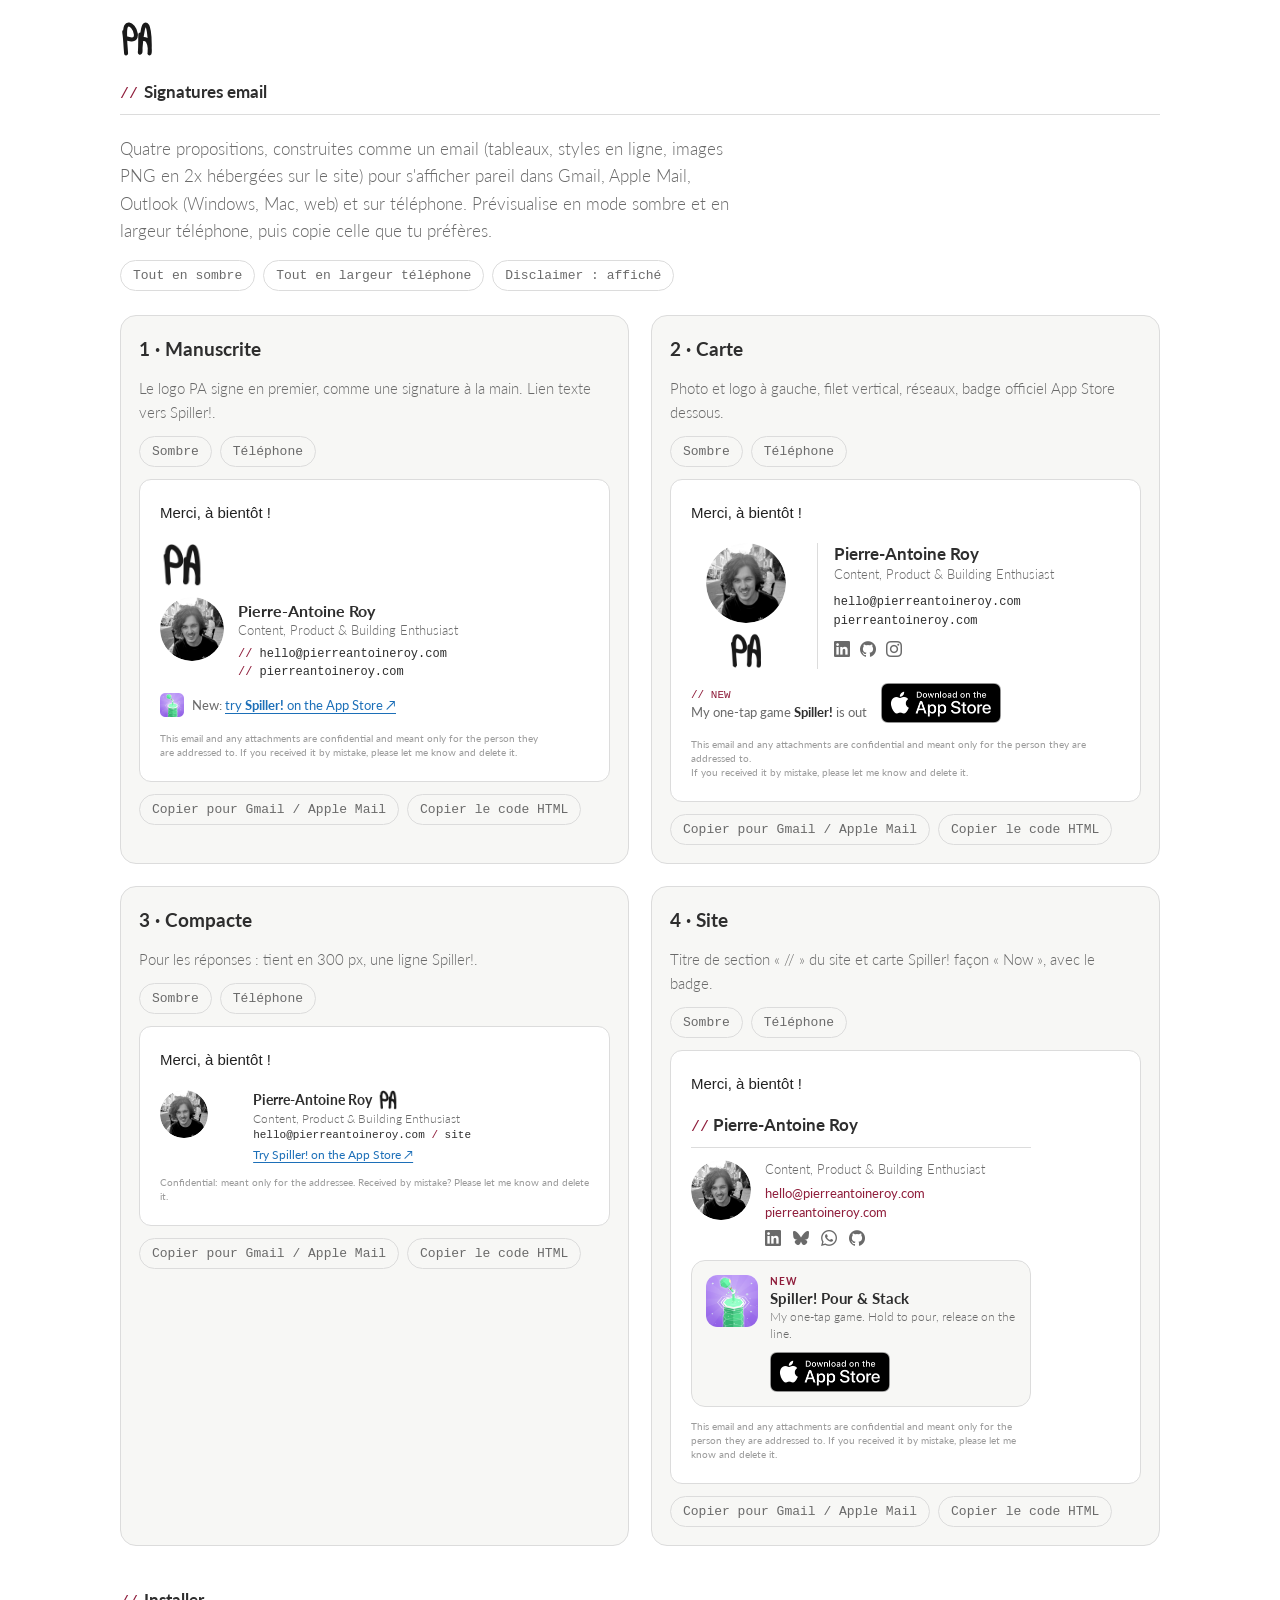
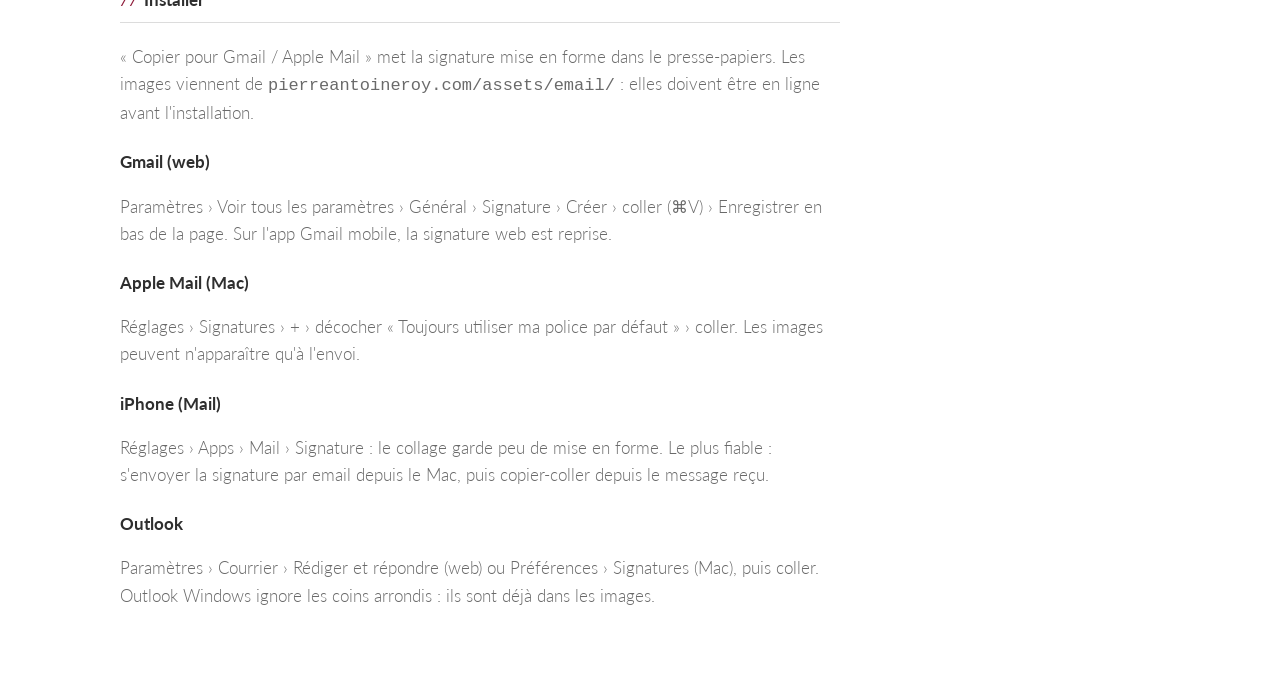
<file: email/index.html>
<!doctype html>
<html lang="fr"><head>
<meta charset="utf-8"><meta name="viewport" content="width=device-width,initial-scale=1">
<title>Signatures email</title>
<meta name="robots" content="noindex">
<meta name="color-scheme" content="light dark">
<link rel="icon" href="/favicon.svg" type="image/svg+xml">
<link rel="stylesheet" href="https://fonts.googleapis.com/css2?family=Lato:wght@300;400;700&display=swap">
<link rel="stylesheet" href="/assets/site.css">
<style>
  .grid{display:grid;gap:22px;grid-template-columns:repeat(auto-fit,minmax(min(100%,470px),1fr));padding-bottom:40px}
  .sig{background:var(--card);border:1px solid var(--rule);border-radius:16px;padding:18px;display:flex;flex-direction:column;gap:12px}
  .sig h3{margin:0;font-size:19px}
  .sig .meta{margin:0;color:var(--muted);font-weight:300;font-size:15px}
  .tools{display:flex;flex-wrap:wrap;gap:8px}
  .tools .btn.on{color:var(--fg);border-color:var(--fg)}
  /* The preview behaves like a mail window: white page, or a dark one that recolours text the way
     Apple Mail / Gmail dark modes do (images stay as they are). */
  .mail{background:#fff;border:1px solid var(--rule);border-radius:12px;padding:22px 20px;overflow:auto;transition:max-width .3s}
  .mail .body{font:15px/1.5 Arial,sans-serif;color:#222;margin:0 0 18px}
  .mail.phone{max-width:340px}
  .mail.dark{background:#1e1e1e}
  .mail.dark .body{color:#ddd}
  .mail.dark [style*="color:#2e2e2e"]{color:#ececee!important}
  .mail.dark [style*="color:#6a6a6a"]{color:#a6a6ae!important}
  .mail.dark [style*="color:#8f1d3b"]{color:#e5728d!important}
  .mail.dark [style*="color:#1c6fb8"]{color:#7fb2ff!important}
  .mail.dark [style*="border-left:1px solid #dcdcdc"]{border-left-color:#3a3c45!important}
  .mail.dark [style*="border-bottom:1px solid #dcdcdc"]{border-bottom-color:#3a3c45!important}
  .mail.dark [bgcolor="#f7f7f5"]{background:#25272f!important;border-color:#3a3c45!important}
  .mail.nodisc [data-disclaimer]{display:none}
  .help{max-width:72ch;padding-bottom:64px}
  .help h3{font-size:17px;margin:22px 0 6px}
  .help p,.help li{color:var(--muted);font-weight:300}
  .toast{position:fixed;left:50%;bottom:24px;transform:translateX(-50%);background:var(--toast);color:var(--toast-fg);padding:10px 16px;border-radius:999px;font-size:15px;opacity:0;transition:opacity .2s;pointer-events:none}
  .toast.show{opacity:1}
</style>
</head>
<body>
<div class="wrap">
<header class="top"><a class="mark" href="/" aria-label="Accueil"><img src="/favicon.svg" width="34" height="34" alt="PA"></a></header>

<h2 class="label"><span><span class="slash">//</span>Signatures email</span></h2>
<p class="muted">Quatre propositions, construites comme un email (tableaux, styles en ligne, images PNG en 2x hébergées sur le site) pour s'afficher pareil dans Gmail, Apple Mail, Outlook (Windows, Mac, web) et sur téléphone. Prévisualise en mode sombre et en largeur téléphone, puis copie celle que tu préfères.</p>
<p class="tools" style="margin:0 0 24px">
  <button class="btn" id="all-dark">Tout en sombre</button>
  <button class="btn" id="all-phone">Tout en largeur téléphone</button>
  <button class="btn" id="all-disc">Disclaimer : affiché</button>
</p>

<div class="grid" id="grid"></div>

<section class="help">
  <h2 class="label"><span><span class="slash">//</span>Installer</span></h2>
  <p>« Copier pour Gmail / Apple Mail » met la signature mise en forme dans le presse-papiers. Les images viennent de <span class="mono">pierreantoineroy.com/assets/email/</span> : elles doivent être en ligne avant l'installation.</p>
  <h3>Gmail (web)</h3>
  <p>Paramètres › Voir tous les paramètres › Général › Signature › Créer › coller (⌘V) › Enregistrer en bas de la page. Sur l'app Gmail mobile, la signature web est reprise.</p>
  <h3>Apple Mail (Mac)</h3>
  <p>Réglages › Signatures › + › décocher « Toujours utiliser ma police par défaut » › coller. Les images peuvent n'apparaître qu'à l'envoi.</p>
  <h3>iPhone (Mail)</h3>
  <p>Réglages › Apps › Mail › Signature : le collage garde peu de mise en forme. Le plus fiable : s'envoyer la signature par email depuis le Mac, puis copier-coller depuis le message reçu.</p>
  <h3>Outlook</h3>
  <p>Paramètres › Courrier › Rédiger et répondre (web) ou Préférences › Signatures (Mac), puis coller. Outlook Windows ignore les coins arrondis : ils sont déjà dans les images.</p>
</section>
</div>
<div class="toast" id="toast"></div>

<script>
const SIGS = [
  {file:'signature-1.html', name:'1 · Manuscrite', note:'Le logo PA signe en premier, comme une signature à la main. Lien texte vers Spiller!.'},
  {file:'signature-2.html', name:'2 · Carte', note:'Photo et logo à gauche, filet vertical, réseaux, badge officiel App Store dessous.'},
  {file:'signature-3.html', name:'3 · Compacte', note:'Pour les réponses : tient en 300 px, une ligne Spiller!.'},
  {file:'signature-4.html', name:'4 · Site', note:'Titre de section « // » du site et carte Spiller! façon « Now », avec le badge.'}
];
const ABS = 'https://pierreantoineroy.com/assets/email/';
// While the images are not online yet, the preview reads them from this folder.
const local = !/pierreantoineroy\.com$/.test(location.hostname);
const show = h => local ? h.split(ABS).join('/assets/email/') : h;
const clean = (h, withDisc) => {
  const d = document.createElement('div'); d.innerHTML = h;
  if (!withDisc) d.querySelectorAll('[data-disclaimer]').forEach(n => n.remove());
  d.querySelectorAll('[data-disclaimer]').forEach(n => n.removeAttribute('data-disclaimer'));
  return d.innerHTML.replace(/<!--[\s\S]*?-->/g, '').replace(/\n\s*/g, '').trim();
};
const toast = t => { const e = document.getElementById('toast'); e.textContent = t; e.classList.add('show'); setTimeout(() => e.classList.remove('show'), 1800) };
let disc = true;

Promise.all(SIGS.map(s => fetch(s.file).then(r => r.text()))).then(texts => {
  const grid = document.getElementById('grid');
  texts.forEach((raw, i) => {
    const s = SIGS[i];
    const card = document.createElement('article'); card.className = 'sig';
    card.innerHTML = `<h3>${s.name}</h3><p class="meta">${s.note}</p>
      <div class="tools"><button class="btn" data-t="dark">Sombre</button><button class="btn" data-t="phone">Téléphone</button></div>
      <div class="mail"><p class="body">Merci, à bientôt !</p>${show(raw)}</div>
      <div class="tools"><button class="btn" data-c="rich">Copier pour Gmail / Apple Mail</button><button class="btn" data-c="code">Copier le code HTML</button></div>`;
    const mail = card.querySelector('.mail');
    card.querySelectorAll('[data-t]').forEach(b => b.onclick = () => b.classList.toggle('on', mail.classList.toggle(b.dataset.t)));
    card.querySelector('[data-c=rich]').onclick = async () => {
      const html = clean(raw, disc);
      await navigator.clipboard.write([new ClipboardItem({'text/html': new Blob([html], {type:'text/html'}), 'text/plain': new Blob([mail.querySelector('table').innerText], {type:'text/plain'})})]);
      toast('Signature copiée');
    };
    card.querySelector('[data-c=code]').onclick = async () => { await navigator.clipboard.writeText(clean(raw, disc)); toast('Code HTML copié') };
    grid.append(card);
  });
});
const all = (id, cls) => { const b = document.getElementById(id); b.onclick = () => { const on = !b.classList.contains('on'); b.classList.toggle('on', on);
  document.querySelectorAll('.sig').forEach(c => { c.querySelector('.mail').classList.toggle(cls, on); c.querySelector(`[data-t=${cls}]`).classList.toggle('on', on) }) } };
all('all-dark', 'dark'); all('all-phone', 'phone');
document.getElementById('all-disc').onclick = e => { disc = !disc; e.target.textContent = 'Disclaimer : ' + (disc ? 'affiché' : 'masqué');
  document.querySelectorAll('.mail').forEach(m => m.classList.toggle('nodisc', !disc)) };
</script>
</body></html>
</file>
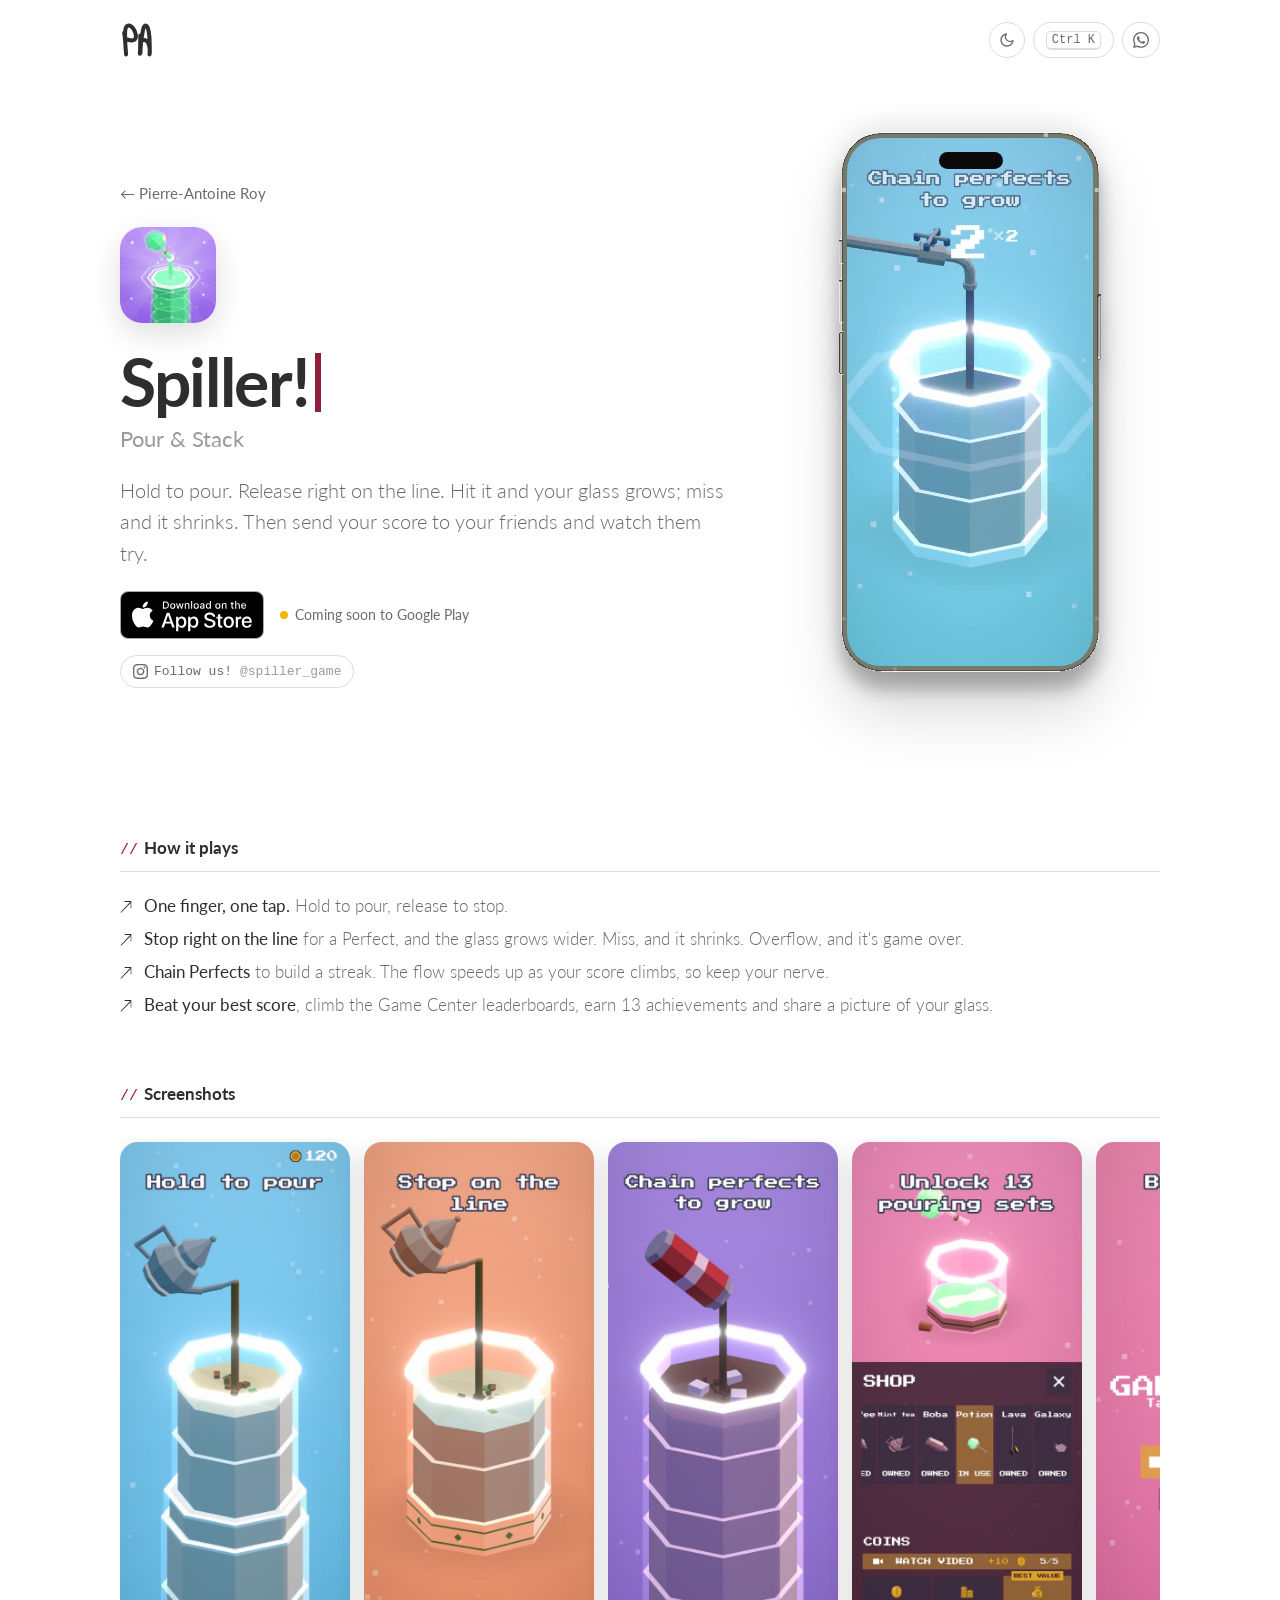
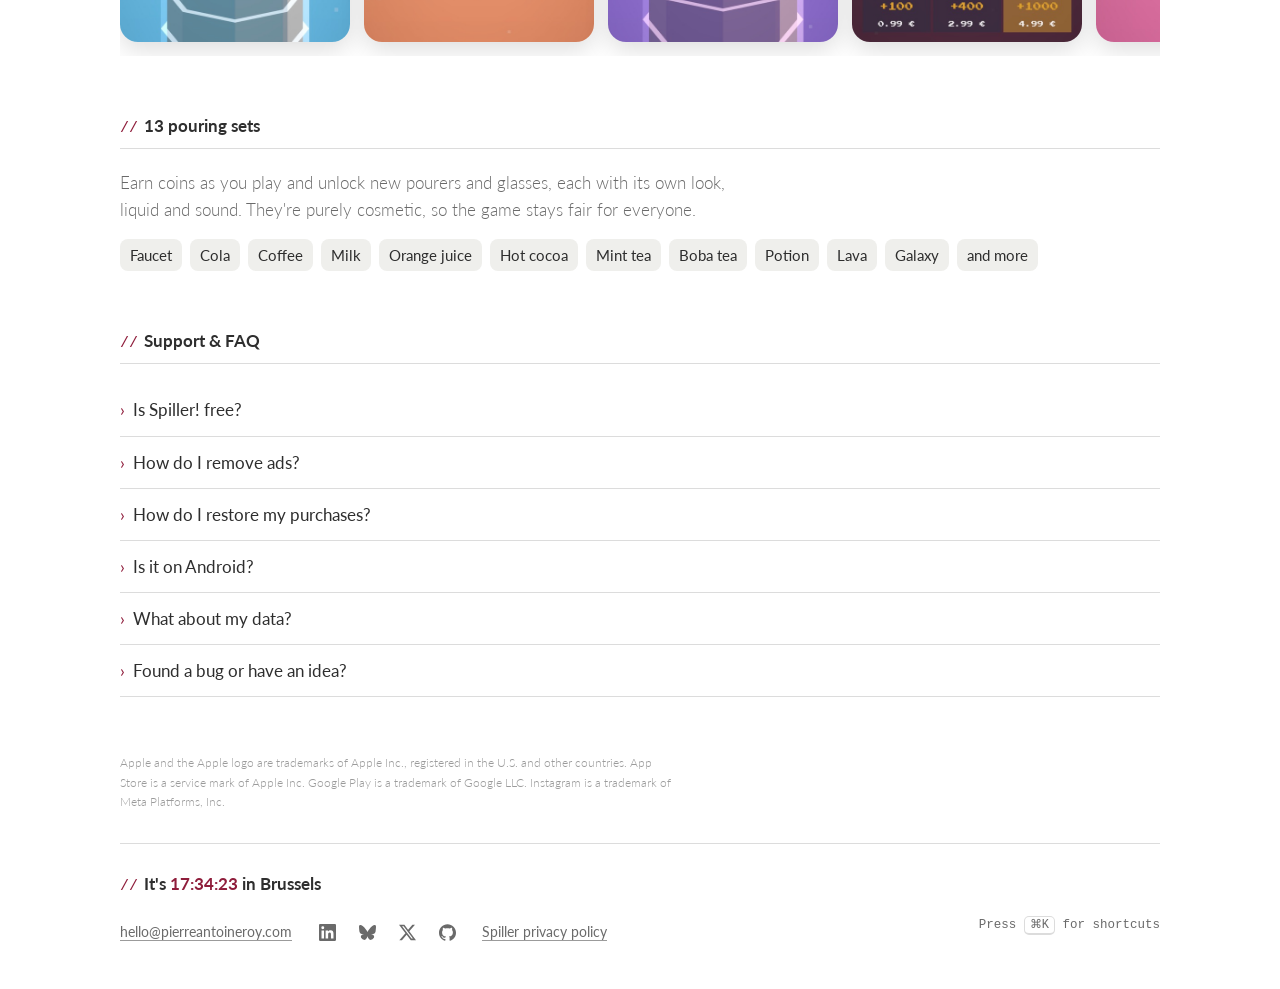
<file: spiller/index.html>
<!doctype html>
<html lang="en"><head>
<meta charset="utf-8"><meta name="viewport" content="width=device-width,initial-scale=1,viewport-fit=cover">
<title>Spiller! — Pour &amp; Stack, a one-tap game</title>
<meta name="description" content="A one-tap game about timing. Pour, stop on the line, stack higher than your friends. Free on the App Store.">
<link rel="canonical" href="https://pierreantoineroy.com/spiller/">
<!-- iPhone Safari shows its own "Get / Open" banner for the app -->
<meta name="apple-itunes-app" content="app-id=6828435267">
<meta property="og:type" content="website"><meta property="og:url" content="https://pierreantoineroy.com/spiller/">
<meta property="og:title" content="Spiller! — Pour &amp; Stack"><meta property="og:description" content="Hold to pour. Release on the line. Beat your friends.">
<meta property="og:image" content="https://pierreantoineroy.com/spiller/media/og.jpg"><meta property="og:image:width" content="1200"><meta property="og:image:height" content="630">
<meta property="og:image:alt" content="Spiller!: a potion flask pours glowing green liquid into an octagonal glass, on a purple background">
<meta name="twitter:image:alt" content="Spiller!: a potion flask pours glowing green liquid into a glass">
<meta name="twitter:card" content="summary_large_image">
<meta name="color-scheme" content="light dark">
<link rel="icon" href="/favicon.svg" type="image/svg+xml"><link rel="apple-touch-icon" href="/apple-touch-icon.png">
<script>try{var t=localStorage.getItem('theme');if(t)document.documentElement.dataset.theme=t}catch(e){}</script>
<script type="application/ld+json">
{
 "@context": "https://schema.org",
 "@graph": [
  {
   "@type": [
    "MobileApplication",
    "VideoGame"
   ],
   "@id": "https://pierreantoineroy.com/#spiller",
   "name": "Spiller!",
   "alternateName": "Spiller! Pour & Stack",
   "url": "https://pierreantoineroy.com/spiller/",
   "sameAs": [
    "https://apps.apple.com/app/id6828435267",
    "https://www.instagram.com/spiller_game/"
   ],
   "description": "A one-tap hyper-casual game: hold to pour, release on the line, and compete with your friends.",
   "applicationCategory": "GameApplication",
   "genre": "Casual",
   "operatingSystem": "iOS",
   "gamePlatform": "iPhone",
   "image": "https://pierreantoineroy.com/spiller/media/icon.png",
   "screenshot": [
    "https://pierreantoineroy.com/spiller/media/shot-1.jpg",
    "https://pierreantoineroy.com/spiller/media/shot-2.jpg",
    "https://pierreantoineroy.com/spiller/media/shot-3.jpg",
    "https://pierreantoineroy.com/spiller/media/shot-4.jpg",
    "https://pierreantoineroy.com/spiller/media/shot-6.jpg"
   ],
   "offers": {
    "@type": "Offer",
    "price": "0",
    "priceCurrency": "USD"
   },
   "author": {
    "@type": "Person",
    "@id": "https://pierreantoineroy.com/#person",
    "name": "Pierre-Antoine Roy",
    "url": "https://pierreantoineroy.com/"
   }
  }
 ]
}
</script>
<link rel="preconnect" href="https://fonts.googleapis.com"><link rel="preconnect" href="https://fonts.gstatic.com" crossorigin>
<link rel="stylesheet" href="https://fonts.googleapis.com/css2?family=Lato:wght@300;400;700&display=swap">
<link rel="stylesheet" href="/assets/site.css?v=20261114o">
</head>
<body>
<svg width="0" height="0" style="position:absolute" aria-hidden="true">
  <symbol id="i-linkedin" viewBox="0 0 24 24"><path d="M20.447 20.452h-3.554v-5.569c0-1.328-.027-3.037-1.852-3.037-1.853 0-2.136 1.445-2.136 2.939v5.667H9.351V9h3.414v1.561h.046c.477-.9 1.637-1.85 3.37-1.85 3.601 0 4.267 2.37 4.267 5.455v6.286zM5.337 7.433a2.062 2.062 0 1 1 0-4.125 2.062 2.062 0 0 1 0 4.125zM7.119 20.452H3.555V9h3.564v11.452zM22.225 0H1.771C.792 0 0 .774 0 1.729v20.542C0 23.227.792 24 1.771 24h20.451C23.2 24 24 23.227 24 22.271V1.729C24 .774 23.2 0 22.222 0h.003z"/></symbol>
  <symbol id="i-github" viewBox="0 0 24 24"><path d="M12 .297c-6.63 0-12 5.373-12 12 0 5.303 3.438 9.8 8.205 11.385.6.113.82-.258.82-.577 0-.285-.01-1.04-.015-2.04-3.338.724-4.042-1.61-4.042-1.61C4.422 18.07 3.633 17.7 3.633 17.7c-1.087-.744.084-.729.084-.729 1.205.084 1.838 1.236 1.838 1.236 1.07 1.835 2.809 1.305 3.495.998.108-.776.417-1.305.76-1.605-2.665-.3-5.466-1.332-5.466-5.93 0-1.31.465-2.38 1.235-3.22-.135-.303-.54-1.523.105-3.176 0 0 1.005-.322 3.3 1.23.96-.267 1.98-.399 3-.405 1.02.006 2.04.138 3 .405 2.28-1.552 3.285-1.23 3.285-1.23.645 1.653.24 2.873.12 3.176.765.84 1.23 1.91 1.23 3.22 0 4.61-2.805 5.625-5.475 5.92.42.36.81 1.096.81 2.22 0 1.606-.015 2.896-.03 3.286 0 .315.21.69.825.57C20.565 22.092 24 17.592 24 12.297c0-6.627-5.373-12-12-12"/></symbol>
  <symbol id="i-x" viewBox="0 0 24 24"><path d="M18.901 1.153h3.68l-8.04 9.19L24 22.846h-7.406l-5.8-7.584-6.638 7.584H.474l8.6-9.83L0 1.154h7.594l5.243 6.932ZM17.61 20.644h2.039L6.486 3.24H4.298Z"/></symbol>
  <symbol id="i-bluesky" viewBox="0 0 24 24"><path d="M5.202 2.857C7.954 4.922 10.913 9.11 12 11.358c1.087-2.247 4.046-6.436 6.798-8.501C20.783 1.366 24 .213 24 3.883c0 .732-.42 6.156-.667 7.037-.856 3.061-3.978 3.842-6.755 3.37 4.854.826 6.089 3.562 3.422 6.299-5.065 5.196-7.28-1.304-7.847-2.97-.104-.305-.152-.448-.153-.327 0-.121-.05.022-.153.327-.568 1.666-2.782 8.166-7.847 2.97-2.667-2.737-1.432-5.473 3.422-6.3-2.777.473-5.899-.308-6.755-3.369C.42 10.04 0 4.615 0 3.883c0-3.67 3.217-2.517 5.202-1.026"/></symbol>
  <symbol id="i-instagram" viewBox="0 0 24 24"><path d="M7.0301.084c-1.2768.0602-2.1487.264-2.911.5634-.7888.3075-1.4575.72-2.1228 1.3877-.6652.6677-1.075 1.3368-1.3802 2.127-.2954.7638-.4956 1.6365-.552 2.914-.0564 1.2775-.0689 1.6882-.0626 4.947.0062 3.2586.0206 3.6671.0825 4.9473.061 1.2765.264 2.1482.5635 2.9107.308.7889.72 1.4573 1.388 2.1228.6679.6655 1.3365 1.0743 2.1285 1.38.7632.295 1.6361.4961 2.9134.552 1.2773.056 1.6884.069 4.9462.0627 3.2578-.0062 3.668-.0207 4.9478-.0814 1.28-.0607 2.147-.2652 2.9098-.5633.7889-.3086 1.4578-.72 2.1228-1.3881.665-.6682 1.0745-1.3378 1.3795-2.1284.2957-.7632.4966-1.636.552-2.9124.056-1.2809.0692-1.6898.063-4.948-.0063-3.2583-.021-3.6668-.0817-4.9465-.0607-1.2797-.264-2.1487-.5633-2.9117-.3084-.7889-.72-1.4568-1.3876-2.1228C21.2982 1.33 20.628.9208 19.8378.6165 19.074.321 18.2017.1197 16.9244.0645 15.6471.0093 15.236-.005 11.977.0014 8.718.0076 8.31.0215 7.0301.0839m.1402 21.6932c-1.17-.0509-1.8053-.2453-2.2287-.408-.5606-.216-.96-.4771-1.3819-.895-.422-.4178-.6811-.8186-.9-1.378-.1644-.4234-.3624-1.058-.4171-2.228-.0595-1.2645-.072-1.6442-.079-4.848-.007-3.2037.0053-3.583.0607-4.848.05-1.169.2456-1.805.408-2.2282.216-.5613.4762-.96.895-1.3816.4188-.4217.8184-.6814 1.3783-.9003.423-.1651 1.0575-.3614 2.227-.4171 1.2655-.06 1.6447-.072 4.848-.079 3.2033-.007 3.5835.005 4.8495.0608 1.169.0508 1.8053.2445 2.228.408.5608.216.96.4754 1.3816.895.4217.4194.6816.8176.9005 1.3787.1653.4217.3617 1.056.4169 2.2263.0602 1.2655.0739 1.645.0796 4.848.0058 3.203-.0055 3.5834-.061 4.848-.051 1.17-.245 1.8055-.408 2.2294-.216.5604-.4763.96-.8954 1.3814-.419.4215-.8181.6811-1.3783.9-.4224.1649-1.0577.3617-2.2262.4174-1.2656.0595-1.6448.072-4.8493.079-3.2045.007-3.5825-.006-4.848-.0608M16.953 5.5864A1.44 1.44 0 1 0 18.39 4.144a1.44 1.44 0 0 0-1.437 1.4424M5.8385 12.012c.0067 3.4032 2.7706 6.1557 6.173 6.1493 3.4026-.0065 6.157-2.7701 6.1506-6.1733-.0065-3.4032-2.771-6.1565-6.174-6.1498-3.403.0067-6.156 2.771-6.1496 6.1738M8 12.0077a4 4 0 1 1 4.008 3.9921A3.9996 3.9996 0 0 1 8 12.0077"/></symbol>
  <symbol id="i-whatsapp" viewBox="0 0 24 24"><path d="M17.472 14.382c-.297-.149-1.758-.867-2.03-.967-.273-.099-.471-.148-.67.15-.197.297-.767.966-.94 1.164-.173.199-.347.223-.644.075-.297-.15-1.255-.463-2.39-1.475-.883-.788-1.48-1.761-1.653-2.059-.173-.297-.018-.458.13-.606.134-.133.298-.347.446-.52.149-.174.198-.298.298-.497.099-.198.05-.371-.025-.52-.075-.149-.669-1.612-.916-2.207-.242-.579-.487-.5-.669-.51-.173-.008-.371-.01-.57-.01-.198 0-.52.074-.792.372-.272.297-1.04 1.016-1.04 2.479 0 1.462 1.065 2.875 1.213 3.074.149.198 2.096 3.2 5.077 4.487.709.306 1.262.489 1.694.625.712.227 1.36.195 1.871.118.571-.085 1.758-.719 2.006-1.413.248-.694.248-1.289.173-1.413-.074-.124-.272-.198-.57-.347m-5.421 7.403h-.004a9.87 9.87 0 0 1-5.031-1.378l-.361-.214-3.741.982.998-3.648-.235-.374a9.86 9.86 0 0 1-1.51-5.26c.001-5.45 4.436-9.884 9.888-9.884 2.64 0 5.122 1.03 6.988 2.898a9.825 9.825 0 0 1 2.893 6.994c-.003 5.45-4.437 9.884-9.885 9.884m8.413-18.297A11.815 11.815 0 0 0 12.05 0C5.495 0 .16 5.335.157 11.892c0 2.096.547 4.142 1.588 5.945L.057 24l6.305-1.654a11.882 11.882 0 0 0 5.683 1.448h.005c6.554 0 11.89-5.335 11.893-11.893a11.821 11.821 0 0 0-3.48-8.413Z"/></symbol>
  <symbol id="i-mail" viewBox="0 0 24 24"><path d="M2 4h20a2 2 0 0 1 2 2v12a2 2 0 0 1-2 2H2a2 2 0 0 1-2-2V6a2 2 0 0 1 2-2Zm0 2.3V18h20V6.3l-10 6.4L2 6.3ZM3.9 6l8.1 5.2L20.1 6H3.9Z"/></symbol>
</svg>

<div class="wrap">
<header class="top">
  <a class="mark" href="/" aria-label="Home"><svg viewBox="70 80 340 340" fill="none" aria-hidden="true"><g stroke-width="40" stroke-linecap="round" stroke-linejoin="round"><path d="M112.083 176.337C112.681 191.601 116.037 206.991 117.622 222.153C119.995 244.846 121.692 267.597 123.318 290.36C123.993 299.814 124.656 309.27 125.35 318.725C127.076 342.252 132.243 412.835 130.478 389.311C128.214 359.123 125.62 329.081 123.777 298.818C123.605 295.997 123.453 293.178 123.318 290.36C122.304 269.214 122.226 248.128 121.657 226.94C121.059 204.666 119.908 182.466 121.931 160.229C124.1 136.379 131.925 99.8128 160.362 104.459C174.673 106.798 189.558 119.615 199.273 130.825C215.574 149.633 224.461 173.142 228.131 198.675C230.491 215.104 229.765 234.177 217.121 245.48C204.526 256.738 187.989 255.682 173.013 252.774C160.379 250.321 147.799 246.721 135.334 243.352C131.087 242.204 128.148 241.046 131.778 246.087"/><path d="M273.422 204.593C271.032 260.279 273.562 316.203 269.499 371.838C269.282 374.809 265.996 384.643 269.499 387.459C270.944 388.62 274.246 381.458 274.28 381.296C277.231 367.153 274.946 351.919 275.629 337.658C278.645 274.63 286.466 211.846 300.394 149.275C303.863 133.686 314.631 94.6581 333.005 106.138C338.636 109.656 341.833 115.647 344.039 120.039C352.406 136.697 355.269 154.499 358.138 171.703C367.512 227.92 368.621 285.198 367.325 341.937C367.05 353.988 366.666 366.014 366.229 378C366.067 382.471 366.425 387.014 365.616 391.471C365.464 392.308 363.928 394.446 365.126 393.979C368.199 392.782 367.747 382.379 367.823 381.296C368.237 375.39 368.775 360.105 367.325 341.937C363.753 297.205 348.122 235 288.869 252.316"/></g></svg></a>
  <nav>
    <button class="btn round" id="theme" type="button" aria-label="Switch between light and dark mode" title="Light / dark">
      <svg class="ico moon" viewBox="0 0 24 24" aria-hidden="true"><path d="M21 12.8A9 9 0 1 1 11.2 3a7 7 0 0 0 9.8 9.8Z"/></svg>
      <svg class="ico sun" viewBox="0 0 24 24" aria-hidden="true"><circle cx="12" cy="12" r="4.2"/><path d="M12 1.5v3M12 19.5v3M1.5 12h3M19.5 12h3M4.6 4.6l2.1 2.1M17.3 17.3l2.1 2.1M4.6 19.4l2.1-2.1M17.3 6.7l2.1-2.1"/></svg>
    </button>
    <button class="btn" id="open-palette" type="button" aria-label="Open the command palette"><kbd>⌘K</kbd></button>
    <a class="btn round wa" href="https://wa.me/message/7NE462RQVZXAL1" target="_blank" rel="noopener" aria-label="Chat with me on WhatsApp" title="Chat on WhatsApp"><svg class="ico" viewBox="0 0 24 24" aria-hidden="true"><use href="#i-whatsapp"/></svg><span class="say">Let's chat!</span></a>
  </nav>
</header>

<main>
<section class="app-hero">
  <div>
    <a class="crumb" href="/">← Pierre-Antoine Roy</a>
    <img class="app-icon" src="/spiller/media/icon.png" width="96" height="96" alt="Spiller! app icon: a glowing green potion glass on a purple background">
    <h1>Spiller!<span class="caret" aria-hidden="true"></span></h1>
    <p class="app-sub">Pour &amp; Stack</p>
    <p class="lede">Hold to pour. Release right on the line. Hit it and your glass grows; miss and it shrinks. Then send your score to your friends and watch them try.</p>
    <div class="stores">
      <a class="store-badge" href="https://apps.apple.com/app/id6828435267" target="_blank" rel="noopener"><img src="/assets/badges/app-store-black.svg" width="144" height="48" alt="Download on the App Store"></a>
      <span class="soon">Coming soon to Google Play</span>
    </div>
    <div class="links"><a class="btn ig" href="https://www.instagram.com/spiller_game/" target="_blank" rel="noopener"><svg class="ico" viewBox="0 0 24 24" aria-hidden="true"><use href="#i-instagram"/></svg>Follow us! <span class="handle">@spiller_game</span></a></div>
  </div>
  <!-- iPhone 14 Pro mockup: the frame drawing sits under the video; the Dynamic Island is redrawn on top. -->
  <figure class="phone">
    <img class="phone-frame" src="/spiller/media/iphone-14-pro.svg" width="542" height="962" alt="iPhone 14 Pro frame around the Spiller! trailer">
    <video src="/spiller/media/promo.mp4" poster="/spiller/media/promo-poster.jpg" title="Spiller! trailer: hold to pour, release on the line" width="480" height="1040" autoplay muted loop playsinline preload="metadata" aria-label="Spiller! gameplay trailer"></video>
    <span class="island" aria-hidden="true"></span>
  </figure>
</section>

<section class="app-section" id="how">
  <h2 class="label"><span><span class="slash">//</span>How it plays</span></h2>
  <ul class="ups">
    <li><strong>One finger, one tap.</strong> Hold to pour, release to stop.</li>
    <li><strong>Stop right on the line</strong> for a Perfect, and the glass grows wider. Miss, and it shrinks. Overflow, and it's game over.</li>
    <li><strong>Chain Perfects</strong> to build a streak. The flow speeds up as your score climbs, so keep your nerve.</li>
    <li><strong>Beat your best score</strong>, climb the Game Center leaderboards, earn 13 achievements and share a picture of your glass.</li>
  </ul>
</section>

<section class="app-section" id="screens">
  <h2 class="label"><span><span class="slash">//</span>Screenshots</span></h2>
  <div class="shots" tabindex="0" aria-label="Screenshots, scroll sideways">
      <img src="/spiller/media/shot-1.jpg" width="506" height="1100" loading="lazy" alt="Hold to pour: a teapot pours into a tall glass">
      <img src="/spiller/media/shot-2.jpg" width="506" height="1100" loading="lazy" alt="Stop on the line: the liquid reaches the glowing ring">
      <img src="/spiller/media/shot-3.jpg" width="506" height="1100" loading="lazy" alt="Chain perfects to grow: the glass gets wider">
      <img src="/spiller/media/shot-4.jpg" width="506" height="1100" loading="lazy" alt="Unlock 13 pouring sets in the shop">
      <img src="/spiller/media/shot-6.jpg" width="506" height="1100" loading="lazy" alt="Beat your best: game over screen with a tall glass">
  </div>
</section>

<section class="app-section" id="sets">
  <h2 class="label"><span><span class="slash">//</span>13 pouring sets</span></h2>
  <p class="muted">Earn coins as you play and unlock new pourers and glasses, each with its own look, liquid and sound. They're purely cosmetic, so the game stays fair for everyone.</p>
  <ul class="chips"><li>Faucet</li><li>Cola</li><li>Coffee</li><li>Milk</li><li>Orange juice</li><li>Hot cocoa</li><li>Mint tea</li><li>Boba tea</li><li>Potion</li><li>Lava</li><li>Galaxy</li><li>and more</li></ul>
</section>

<section class="app-section" id="support">
  <h2 class="label"><span><span class="slash">//</span>Support &amp; FAQ</span></h2>
  <details><summary><span class="arrow">›</span>Is Spiller! free?</summary><p>Yes. It's free to play with optional ads. Optional purchases let you remove ads or buy coins; they never change the difficulty.</p></details>
  <details><summary><span class="arrow">›</span>How do I remove ads?</summary><p>Tap the no-ads button on the title screen. It's a one-time purchase that removes the banner and the ads between games. Rewarded videos stay available, only when you choose to watch one.</p></details>
  <details><summary><span class="arrow">›</span>How do I restore my purchases?</summary><p>Open the settings (gear icon, top left of the title screen) and tap <strong>Restore purchases</strong>.</p></details>
  <details><summary><span class="arrow">›</span>Is it on Android?</summary><p>Spiller! is being tested on Google Play right now. Follow <a href="https://www.instagram.com/spiller_game/" target="_blank" rel="noopener">@spiller_game</a> to know when it's out.</p></details>
  <details><summary><span class="arrow">›</span>What about my data?</summary><p>Read the <a href="/spiller/privacy/">privacy policy</a>. You can change your ad choices anytime in the settings, under <strong>Privacy choices</strong>.</p></details>
  <details><summary><span class="arrow">›</span>Found a bug or have an idea?</summary><p>Write to <a href="mailto:hello@pierreantoineroy.com" data-copy="hello@pierreantoineroy.com">hello@pierreantoineroy.com</a>. I read everything.</p></details>
</section>
  <p class="legal">Apple and the Apple logo are trademarks of Apple Inc., registered in the U.S. and other countries. App Store is a service mark of Apple Inc. Google Play is a trademark of Google LLC. Instagram is a trademark of Meta Platforms, Inc.</p>
</main>

<footer class="foot">
  <p class="local"><span class="slash">//</span>It's <span id="clock">--:--:--</span> in Brussels</p>
  <nav>
    <a href="mailto:hello@pierreantoineroy.com" data-copy="hello@pierreantoineroy.com">hello@pierreantoineroy.com</a>
    <span class="social">
      <a href="https://www.linkedin.com/in/pierre-antoine-roy" target="_blank" rel="noopener" aria-label="LinkedIn" title="LinkedIn"><svg class="ico" viewBox="0 0 24 24" aria-hidden="true"><use href="#i-linkedin"/></svg></a>
      <a href="https://bsky.app/profile/pierreantoineroy.com" target="_blank" rel="noopener" aria-label="Bluesky" title="Bluesky"><svg class="ico" viewBox="0 0 24 24" aria-hidden="true"><use href="#i-bluesky"/></svg></a>
      <a href="https://x.com/pierrealcideroy" target="_blank" rel="noopener" aria-label="X" title="X"><svg class="ico" viewBox="0 0 24 24" aria-hidden="true"><use href="#i-x"/></svg></a>
      <a href="https://github.com/pierrealcideroy" target="_blank" rel="noopener" aria-label="GitHub" title="GitHub"><svg class="ico" viewBox="0 0 24 24" aria-hidden="true"><use href="#i-github"/></svg></a>
    </span>
    <a href="/spiller/privacy/">Spiller privacy policy</a>
  </nav>
  <span class="mono" id="deployed"><span class="kbd-hint">Press <kbd>⌘K</kbd> for shortcuts</span></span>
</footer>
</div>

<!-- Phones only: the command palette lives in a floating pill at the bottom, within thumb reach. -->
<button class="fab" id="fab" type="button" aria-label="Open the command palette"><svg class="ico" viewBox="0 0 24 24" aria-hidden="true"><path d="M18 3a3 3 0 0 0-3 3v12a3 3 0 0 0 3 3 3 3 0 0 0 3-3 3 3 0 0 0-3-3H6a3 3 0 0 0-3 3 3 3 0 0 0 3 3 3 3 0 0 0 3-3V6a3 3 0 0 0-3-3 3 3 0 0 0-3 3 3 3 0 0 0 3 3h12a3 3 0 0 0 3-3 3 3 0 0 0-3-3z"/></svg>Commands</button>
<script src="/assets/site.js?v=20261114o" defer></script>
</body></html>
</file>
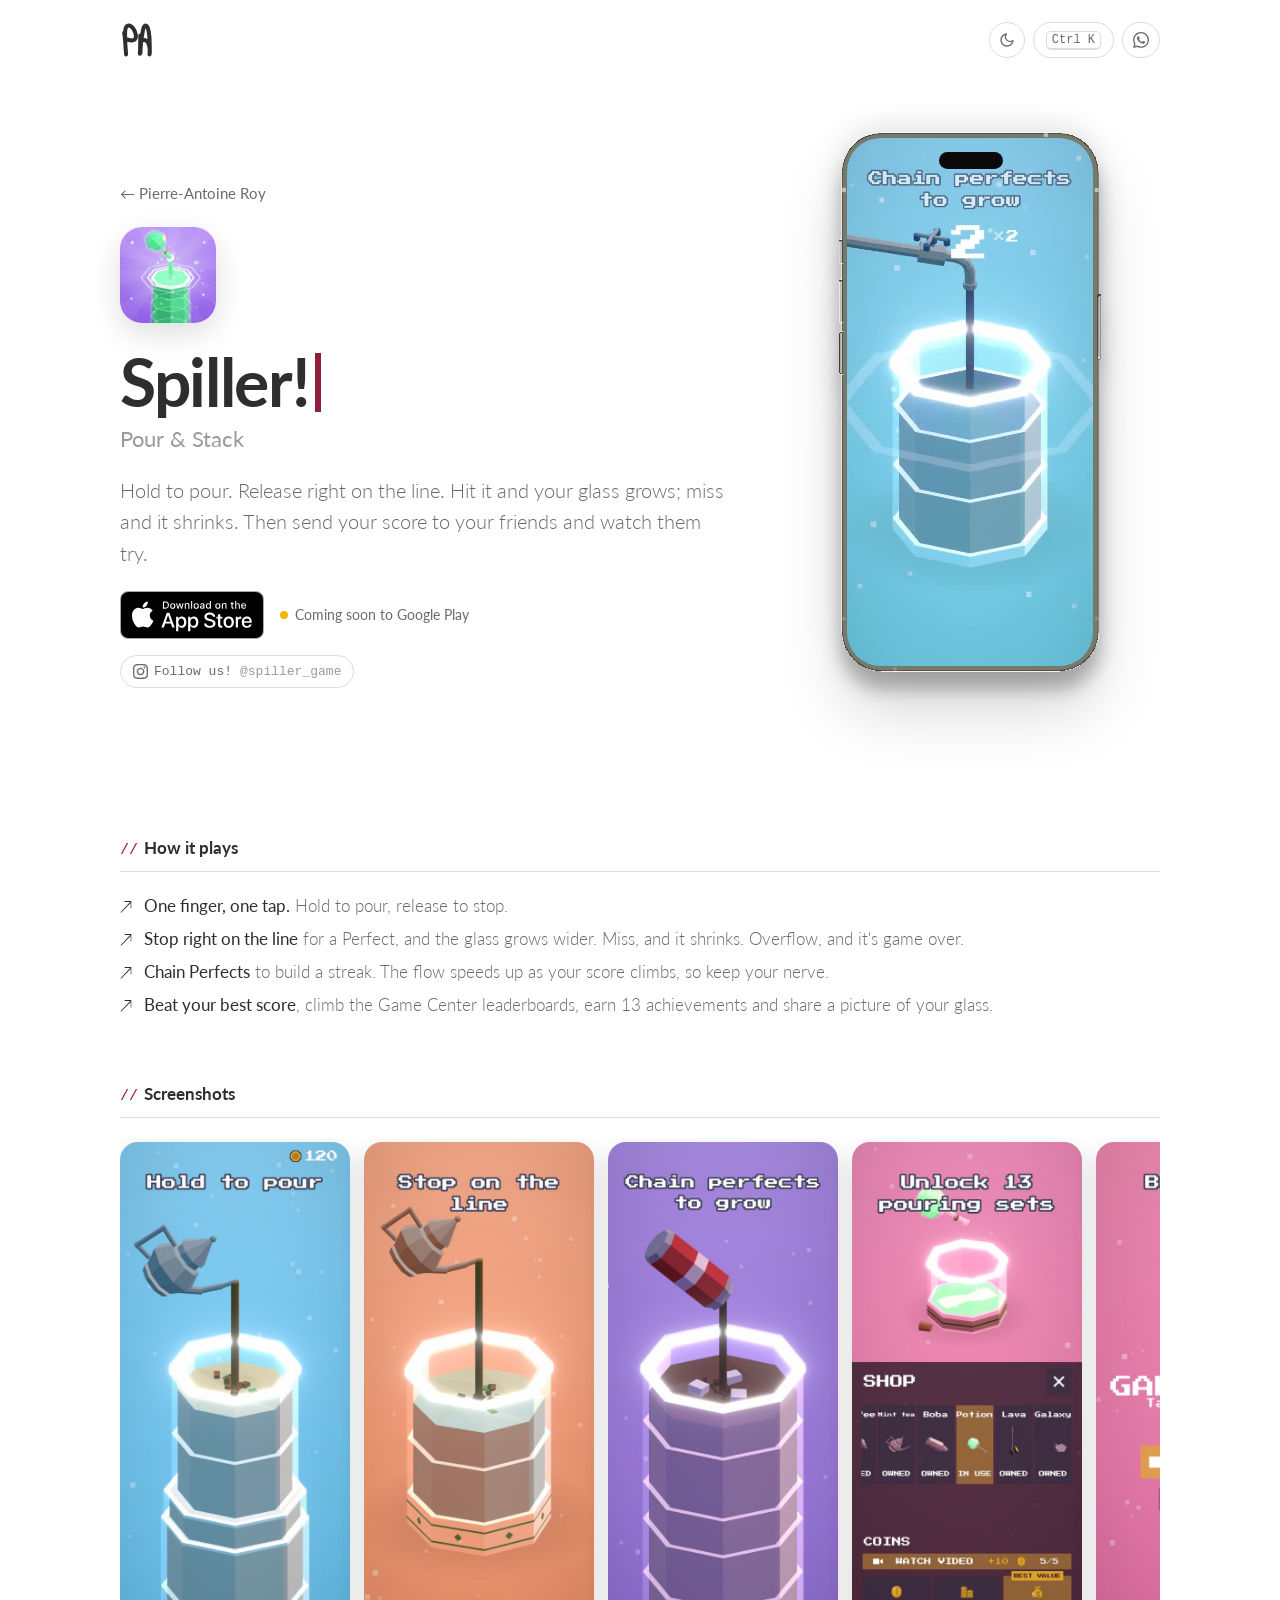
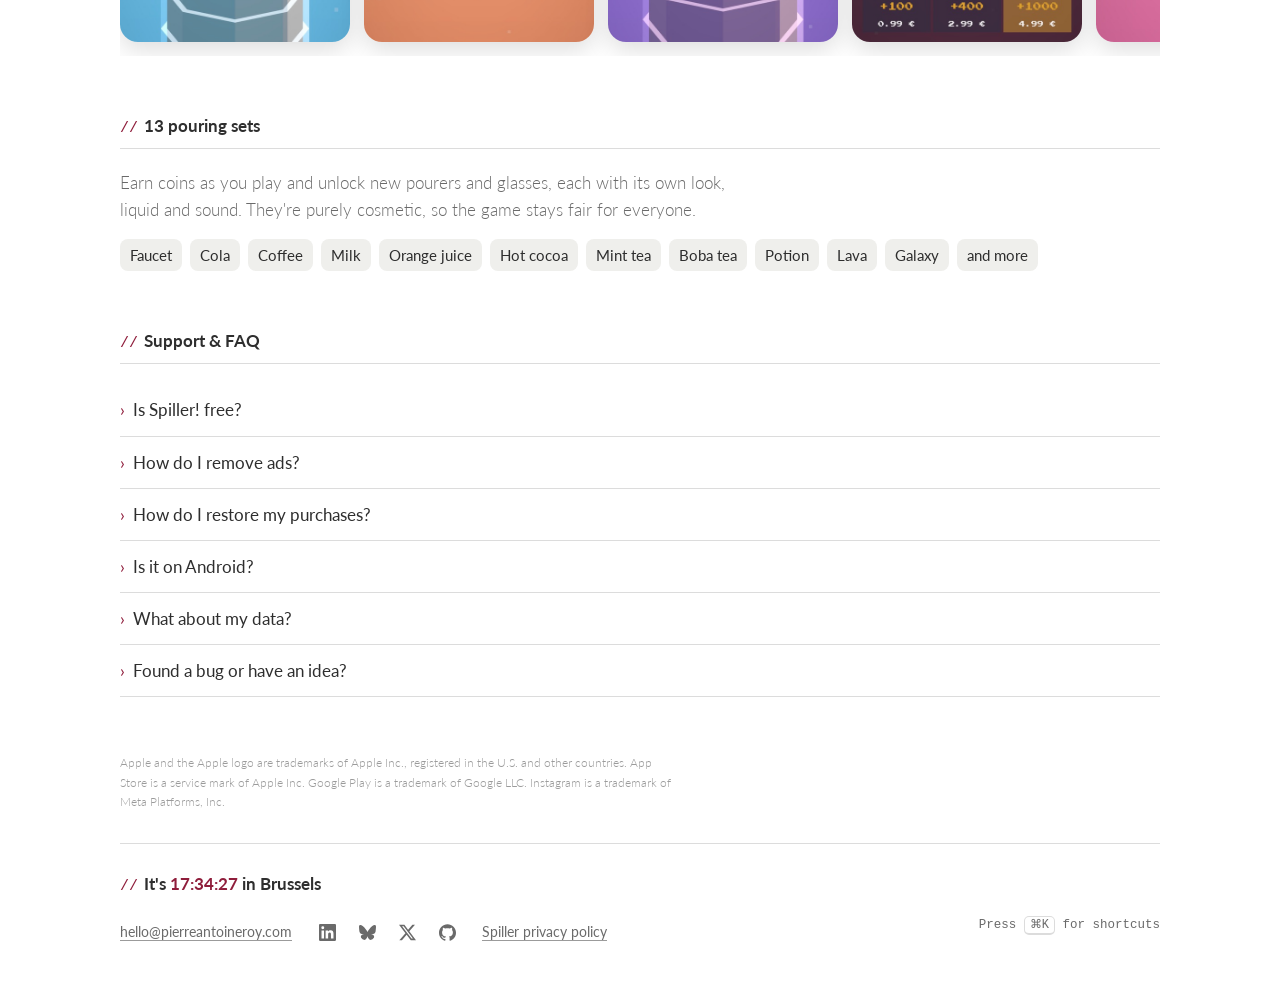
<file: spiller/get/index.html>
<!doctype html>
<html lang="en"><head>
<meta charset="utf-8"><meta name="viewport" content="width=device-width,initial-scale=1">
<title>Get Spiller!</title>
<meta name="robots" content="noindex">
<link rel="canonical" href="https://pierreantoineroy.com/spiller/">
<script>
// One link for Instagram, share texts and posters: sends each visitor to the right place.
// iPhone / iPad (iPadOS reports itself as a Mac with touch) -> App Store, with a campaign tag.
// Everyone else (Android while it's in testing, computers) -> the Spiller page.
(function () {
  var ua = navigator.userAgent;
  var ios = /iPhone|iPad|iPod/.test(ua) || (/Macintosh/.test(ua) && navigator.maxTouchPoints > 1);
  var src = new URLSearchParams(location.search).get('from') || 'website';
  var appStore = 'https://apps.apple.com/app/apple-store/id6828435267?ct=' + encodeURIComponent(src) + '&mt=8';
  location.replace(ios ? appStore : '/spiller/' + (/Android/.test(ua) ? '#support' : ''));
})();
</script>
<meta http-equiv="refresh" content="2;url=/spiller/">
</head>
<body style="font:16px system-ui,sans-serif;text-align:center;padding:3rem 1rem">
<p>Taking you to Spiller!… <a href="/spiller/">Continue</a></p>
</body></html>
</file>
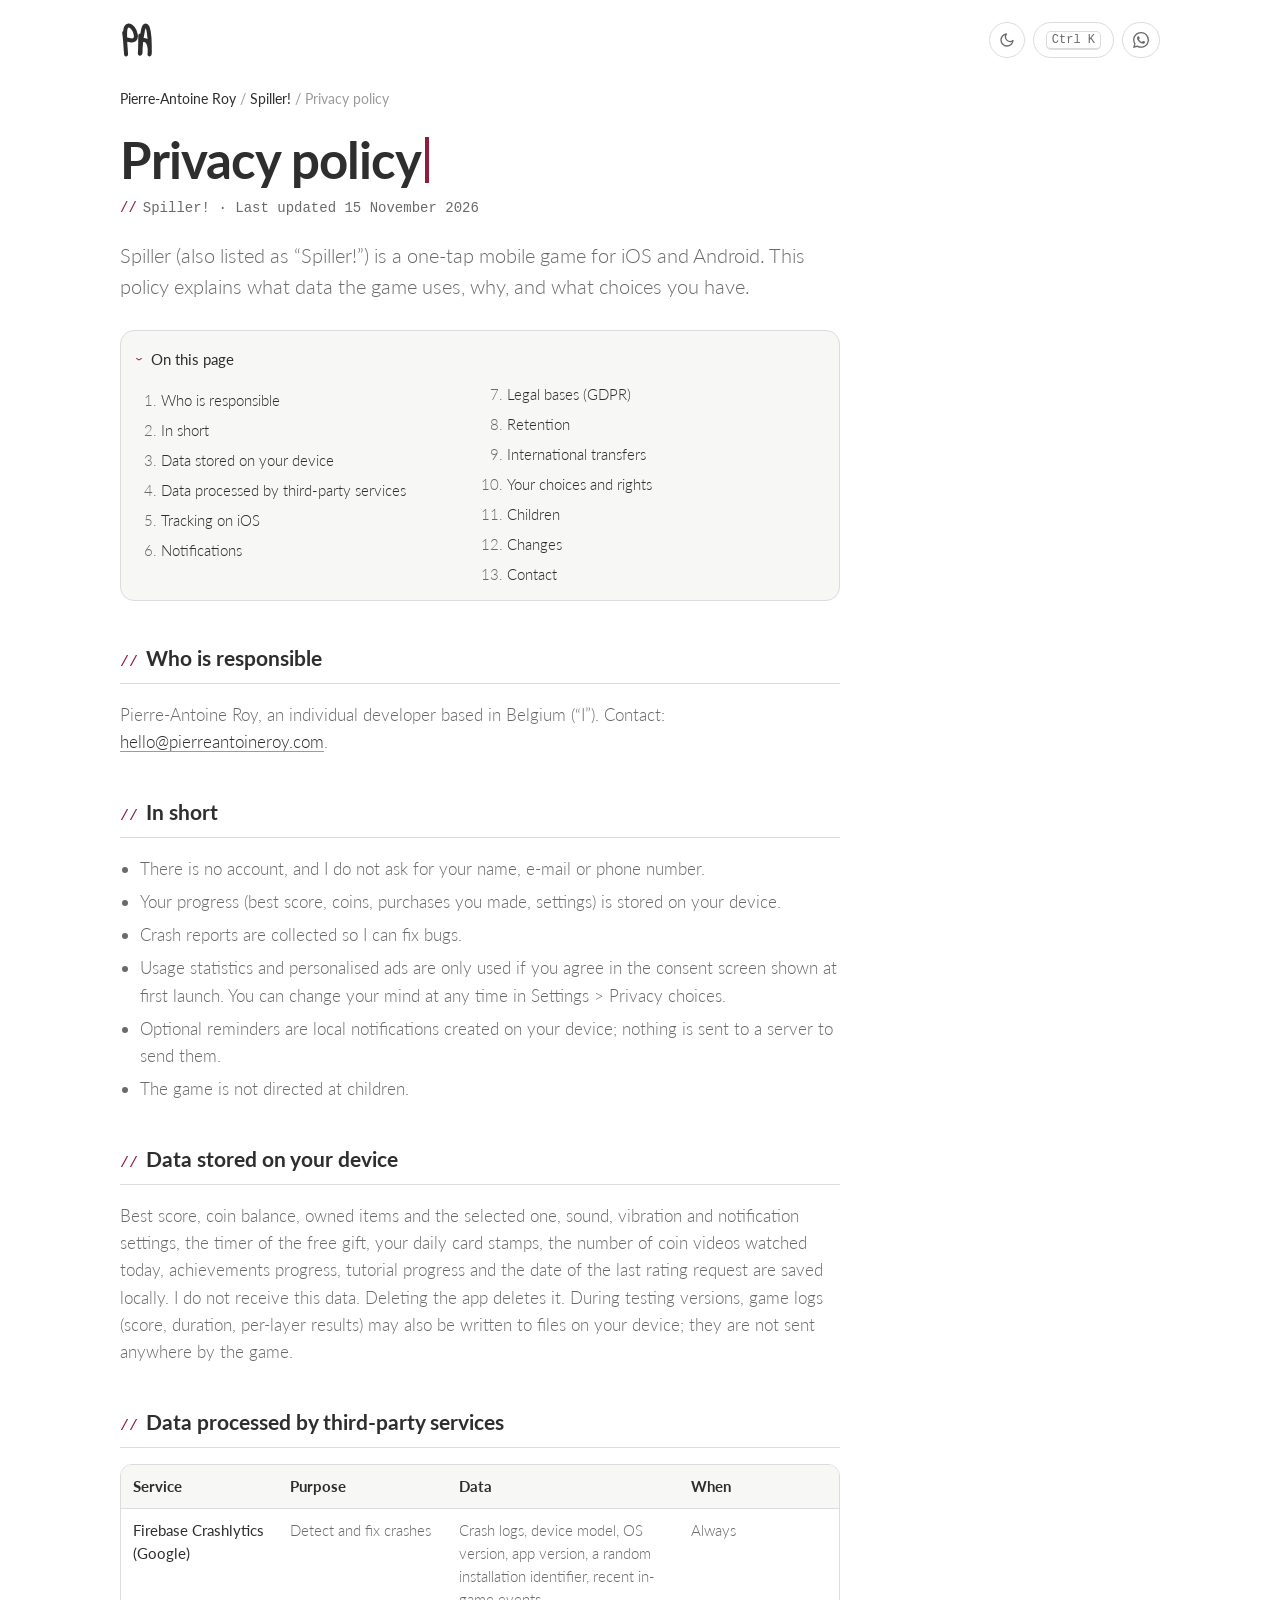
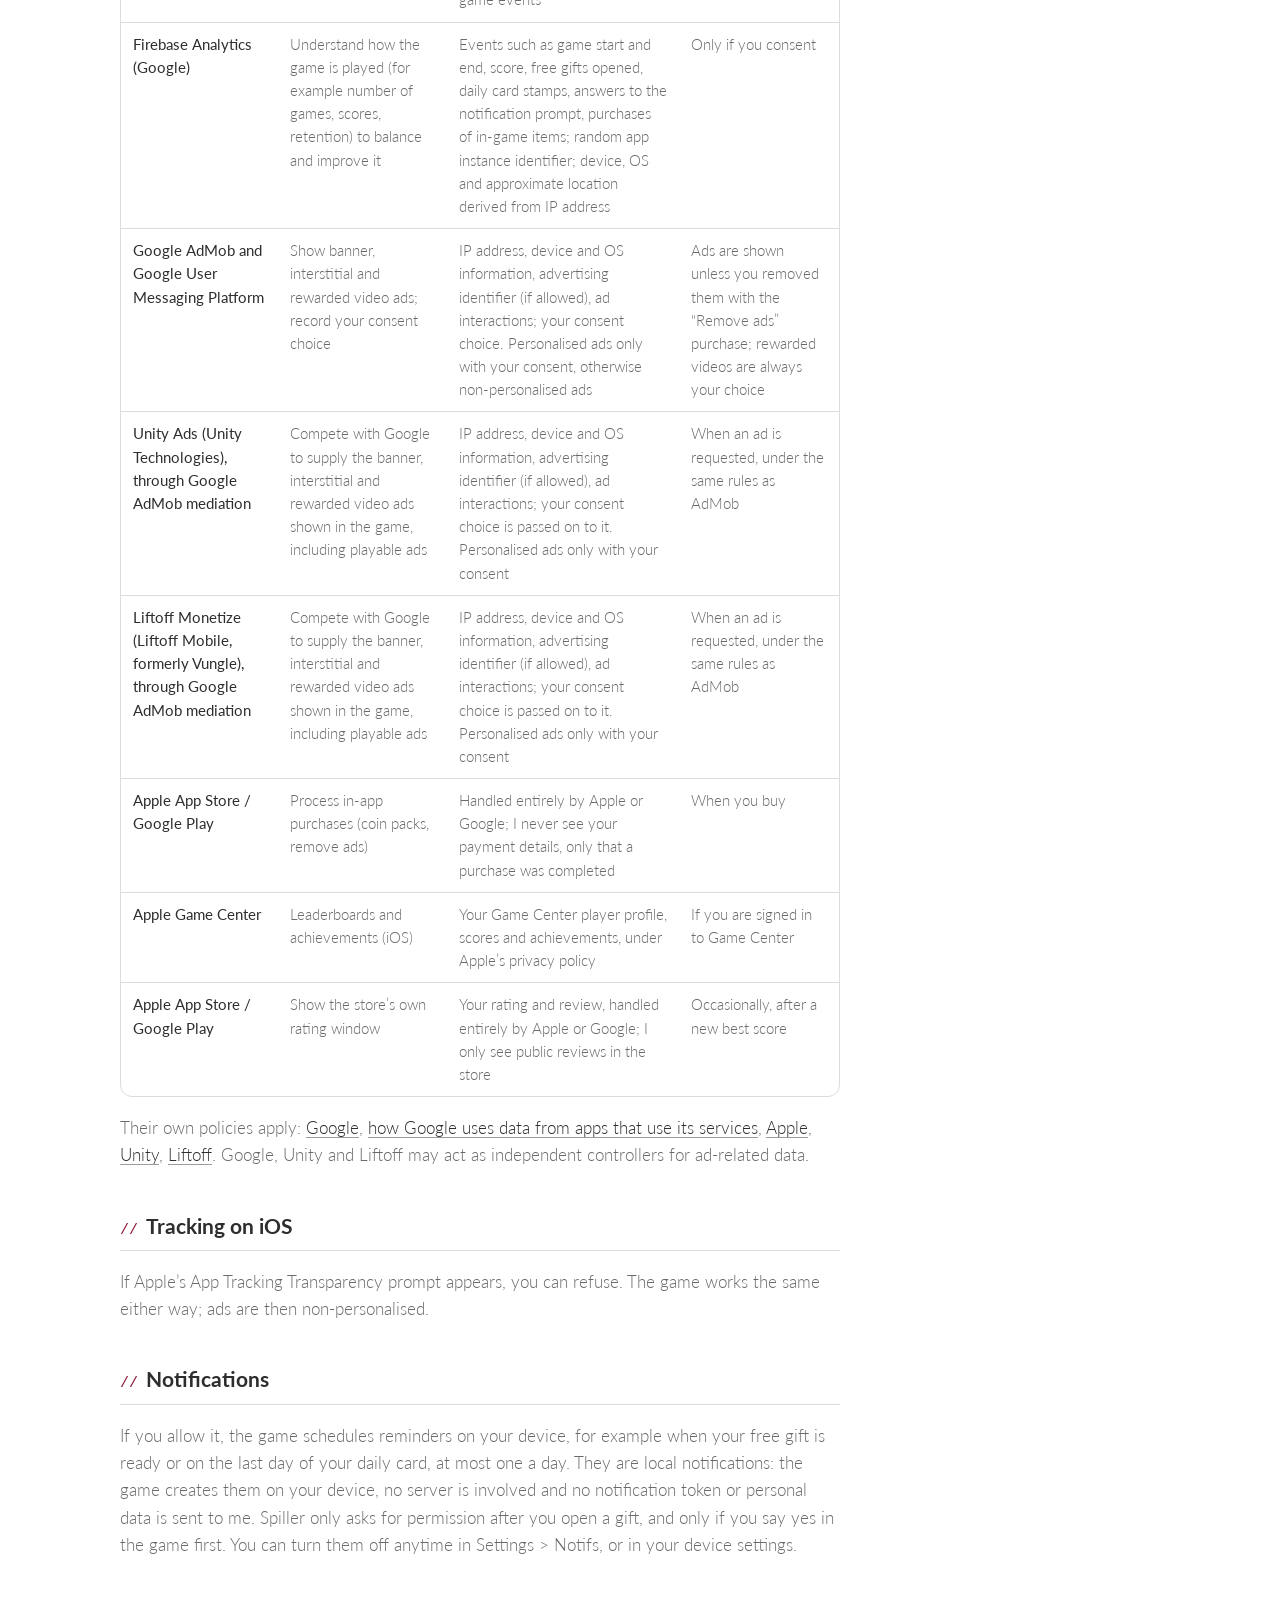
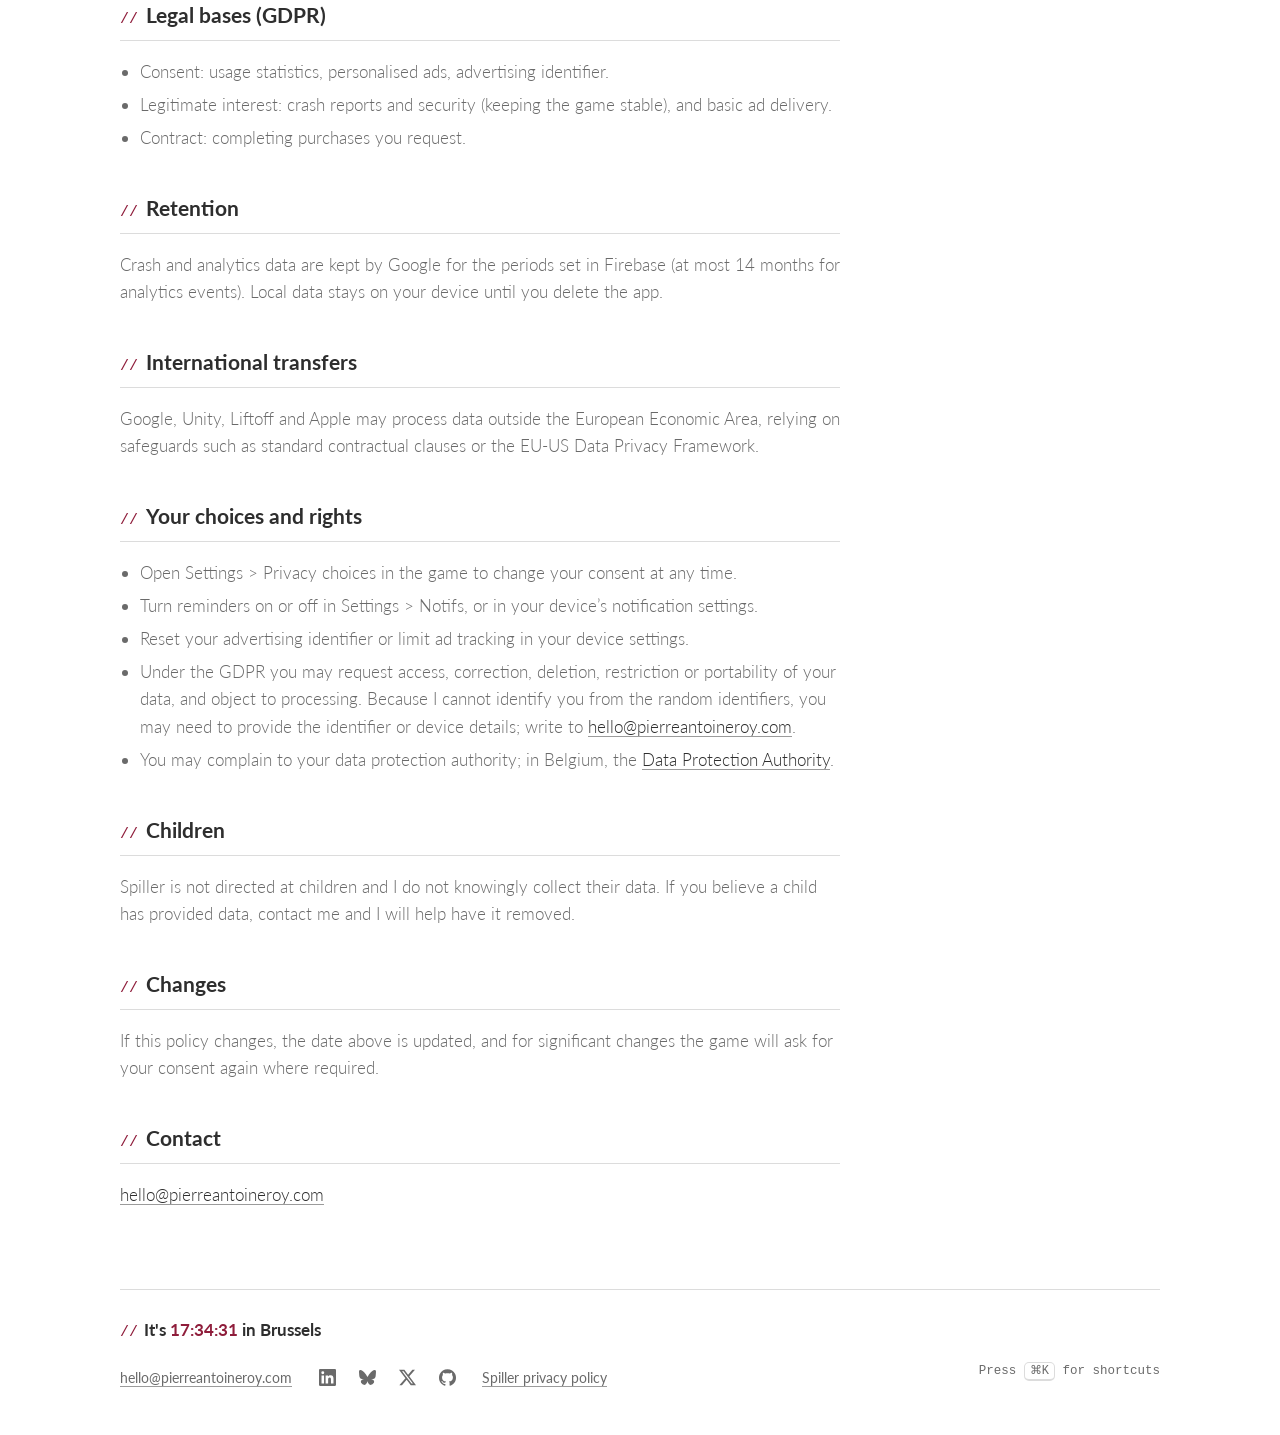
<file: spiller/privacy/index.html>
<!doctype html>
<html lang="en"><head>
<meta charset="utf-8"><meta name="viewport" content="width=device-width,initial-scale=1,viewport-fit=cover">
<title>Privacy policy — Spiller!</title>
<meta name="description" content="What data the mobile game Spiller! uses, why, and what choices you have. No account, progress stored on your device, ads and analytics only with your consent.">
<link rel="canonical" href="https://pierreantoineroy.com/spiller/privacy/">
<meta property="og:type" content="article"><meta property="og:url" content="https://pierreantoineroy.com/spiller/privacy/">
<meta property="og:title" content="Spiller! privacy policy"><meta property="og:description" content="What data the game uses, why, and what choices you have.">
<meta property="og:image" content="https://pierreantoineroy.com/spiller/media/og.jpg"><meta property="og:image:alt" content="Spiller!: a potion flask pours glowing green liquid into an octagonal glass, on a purple background">
<meta property="article:modified_time" content="2026-11-14">
<meta name="color-scheme" content="light dark">
<link rel="icon" href="/favicon.svg" type="image/svg+xml"><link rel="apple-touch-icon" href="/apple-touch-icon.png">
<script>try{var t=localStorage.getItem('theme');if(t)document.documentElement.dataset.theme=t}catch(e){}</script>
<script type="application/ld+json">
{
 "@context": "https://schema.org",
 "@graph": [
  {
   "@type": "WebPage",
   "@id": "https://pierreantoineroy.com/spiller/privacy/",
   "url": "https://pierreantoineroy.com/spiller/privacy/",
   "name": "Spiller! privacy policy",
   "inLanguage": "en",
   "dateModified": "2026-11-14",
   "about": {
    "@id": "https://pierreantoineroy.com/#spiller"
   },
   "author": {
    "@id": "https://pierreantoineroy.com/#person"
   }
  },
  {
   "@type": "BreadcrumbList",
   "itemListElement": [
    {
     "@type": "ListItem",
     "position": 1,
     "name": "Pierre-Antoine Roy",
     "item": "https://pierreantoineroy.com/"
    },
    {
     "@type": "ListItem",
     "position": 2,
     "name": "Spiller!",
     "item": "https://pierreantoineroy.com/spiller/"
    },
    {
     "@type": "ListItem",
     "position": 3,
     "name": "Privacy policy",
     "item": "https://pierreantoineroy.com/spiller/privacy/"
    }
   ]
  }
 ]
}
</script>
<link rel="preconnect" href="https://fonts.googleapis.com"><link rel="preconnect" href="https://fonts.gstatic.com" crossorigin>
<link rel="stylesheet" href="https://fonts.googleapis.com/css2?family=Lato:wght@300;400;700&display=swap">
<link rel="stylesheet" href="/assets/site.css?v=20261114o">
</head>
<body>
<svg width="0" height="0" style="position:absolute" aria-hidden="true">
  <symbol id="i-linkedin" viewBox="0 0 24 24"><path d="M20.447 20.452h-3.554v-5.569c0-1.328-.027-3.037-1.852-3.037-1.853 0-2.136 1.445-2.136 2.939v5.667H9.351V9h3.414v1.561h.046c.477-.9 1.637-1.85 3.37-1.85 3.601 0 4.267 2.37 4.267 5.455v6.286zM5.337 7.433a2.062 2.062 0 1 1 0-4.125 2.062 2.062 0 0 1 0 4.125zM7.119 20.452H3.555V9h3.564v11.452zM22.225 0H1.771C.792 0 0 .774 0 1.729v20.542C0 23.227.792 24 1.771 24h20.451C23.2 24 24 23.227 24 22.271V1.729C24 .774 23.2 0 22.222 0h.003z"/></symbol>
  <symbol id="i-github" viewBox="0 0 24 24"><path d="M12 .297c-6.63 0-12 5.373-12 12 0 5.303 3.438 9.8 8.205 11.385.6.113.82-.258.82-.577 0-.285-.01-1.04-.015-2.04-3.338.724-4.042-1.61-4.042-1.61C4.422 18.07 3.633 17.7 3.633 17.7c-1.087-.744.084-.729.084-.729 1.205.084 1.838 1.236 1.838 1.236 1.07 1.835 2.809 1.305 3.495.998.108-.776.417-1.305.76-1.605-2.665-.3-5.466-1.332-5.466-5.93 0-1.31.465-2.38 1.235-3.22-.135-.303-.54-1.523.105-3.176 0 0 1.005-.322 3.3 1.23.96-.267 1.98-.399 3-.405 1.02.006 2.04.138 3 .405 2.28-1.552 3.285-1.23 3.285-1.23.645 1.653.24 2.873.12 3.176.765.84 1.23 1.91 1.23 3.22 0 4.61-2.805 5.625-5.475 5.92.42.36.81 1.096.81 2.22 0 1.606-.015 2.896-.03 3.286 0 .315.21.69.825.57C20.565 22.092 24 17.592 24 12.297c0-6.627-5.373-12-12-12"/></symbol>
  <symbol id="i-x" viewBox="0 0 24 24"><path d="M18.901 1.153h3.68l-8.04 9.19L24 22.846h-7.406l-5.8-7.584-6.638 7.584H.474l8.6-9.83L0 1.154h7.594l5.243 6.932ZM17.61 20.644h2.039L6.486 3.24H4.298Z"/></symbol>
  <symbol id="i-bluesky" viewBox="0 0 24 24"><path d="M5.202 2.857C7.954 4.922 10.913 9.11 12 11.358c1.087-2.247 4.046-6.436 6.798-8.501C20.783 1.366 24 .213 24 3.883c0 .732-.42 6.156-.667 7.037-.856 3.061-3.978 3.842-6.755 3.37 4.854.826 6.089 3.562 3.422 6.299-5.065 5.196-7.28-1.304-7.847-2.97-.104-.305-.152-.448-.153-.327 0-.121-.05.022-.153.327-.568 1.666-2.782 8.166-7.847 2.97-2.667-2.737-1.432-5.473 3.422-6.3-2.777.473-5.899-.308-6.755-3.369C.42 10.04 0 4.615 0 3.883c0-3.67 3.217-2.517 5.202-1.026"/></symbol>
  <symbol id="i-instagram" viewBox="0 0 24 24"><path d="M7.0301.084c-1.2768.0602-2.1487.264-2.911.5634-.7888.3075-1.4575.72-2.1228 1.3877-.6652.6677-1.075 1.3368-1.3802 2.127-.2954.7638-.4956 1.6365-.552 2.914-.0564 1.2775-.0689 1.6882-.0626 4.947.0062 3.2586.0206 3.6671.0825 4.9473.061 1.2765.264 2.1482.5635 2.9107.308.7889.72 1.4573 1.388 2.1228.6679.6655 1.3365 1.0743 2.1285 1.38.7632.295 1.6361.4961 2.9134.552 1.2773.056 1.6884.069 4.9462.0627 3.2578-.0062 3.668-.0207 4.9478-.0814 1.28-.0607 2.147-.2652 2.9098-.5633.7889-.3086 1.4578-.72 2.1228-1.3881.665-.6682 1.0745-1.3378 1.3795-2.1284.2957-.7632.4966-1.636.552-2.9124.056-1.2809.0692-1.6898.063-4.948-.0063-3.2583-.021-3.6668-.0817-4.9465-.0607-1.2797-.264-2.1487-.5633-2.9117-.3084-.7889-.72-1.4568-1.3876-2.1228C21.2982 1.33 20.628.9208 19.8378.6165 19.074.321 18.2017.1197 16.9244.0645 15.6471.0093 15.236-.005 11.977.0014 8.718.0076 8.31.0215 7.0301.0839m.1402 21.6932c-1.17-.0509-1.8053-.2453-2.2287-.408-.5606-.216-.96-.4771-1.3819-.895-.422-.4178-.6811-.8186-.9-1.378-.1644-.4234-.3624-1.058-.4171-2.228-.0595-1.2645-.072-1.6442-.079-4.848-.007-3.2037.0053-3.583.0607-4.848.05-1.169.2456-1.805.408-2.2282.216-.5613.4762-.96.895-1.3816.4188-.4217.8184-.6814 1.3783-.9003.423-.1651 1.0575-.3614 2.227-.4171 1.2655-.06 1.6447-.072 4.848-.079 3.2033-.007 3.5835.005 4.8495.0608 1.169.0508 1.8053.2445 2.228.408.5608.216.96.4754 1.3816.895.4217.4194.6816.8176.9005 1.3787.1653.4217.3617 1.056.4169 2.2263.0602 1.2655.0739 1.645.0796 4.848.0058 3.203-.0055 3.5834-.061 4.848-.051 1.17-.245 1.8055-.408 2.2294-.216.5604-.4763.96-.8954 1.3814-.419.4215-.8181.6811-1.3783.9-.4224.1649-1.0577.3617-2.2262.4174-1.2656.0595-1.6448.072-4.8493.079-3.2045.007-3.5825-.006-4.848-.0608M16.953 5.5864A1.44 1.44 0 1 0 18.39 4.144a1.44 1.44 0 0 0-1.437 1.4424M5.8385 12.012c.0067 3.4032 2.7706 6.1557 6.173 6.1493 3.4026-.0065 6.157-2.7701 6.1506-6.1733-.0065-3.4032-2.771-6.1565-6.174-6.1498-3.403.0067-6.156 2.771-6.1496 6.1738M8 12.0077a4 4 0 1 1 4.008 3.9921A3.9996 3.9996 0 0 1 8 12.0077"/></symbol>
  <symbol id="i-whatsapp" viewBox="0 0 24 24"><path d="M17.472 14.382c-.297-.149-1.758-.867-2.03-.967-.273-.099-.471-.148-.67.15-.197.297-.767.966-.94 1.164-.173.199-.347.223-.644.075-.297-.15-1.255-.463-2.39-1.475-.883-.788-1.48-1.761-1.653-2.059-.173-.297-.018-.458.13-.606.134-.133.298-.347.446-.52.149-.174.198-.298.298-.497.099-.198.05-.371-.025-.52-.075-.149-.669-1.612-.916-2.207-.242-.579-.487-.5-.669-.51-.173-.008-.371-.01-.57-.01-.198 0-.52.074-.792.372-.272.297-1.04 1.016-1.04 2.479 0 1.462 1.065 2.875 1.213 3.074.149.198 2.096 3.2 5.077 4.487.709.306 1.262.489 1.694.625.712.227 1.36.195 1.871.118.571-.085 1.758-.719 2.006-1.413.248-.694.248-1.289.173-1.413-.074-.124-.272-.198-.57-.347m-5.421 7.403h-.004a9.87 9.87 0 0 1-5.031-1.378l-.361-.214-3.741.982.998-3.648-.235-.374a9.86 9.86 0 0 1-1.51-5.26c.001-5.45 4.436-9.884 9.888-9.884 2.64 0 5.122 1.03 6.988 2.898a9.825 9.825 0 0 1 2.893 6.994c-.003 5.45-4.437 9.884-9.885 9.884m8.413-18.297A11.815 11.815 0 0 0 12.05 0C5.495 0 .16 5.335.157 11.892c0 2.096.547 4.142 1.588 5.945L.057 24l6.305-1.654a11.882 11.882 0 0 0 5.683 1.448h.005c6.554 0 11.89-5.335 11.893-11.893a11.821 11.821 0 0 0-3.48-8.413Z"/></symbol>
  <symbol id="i-mail" viewBox="0 0 24 24"><path d="M2 4h20a2 2 0 0 1 2 2v12a2 2 0 0 1-2 2H2a2 2 0 0 1-2-2V6a2 2 0 0 1 2-2Zm0 2.3V18h20V6.3l-10 6.4L2 6.3ZM3.9 6l8.1 5.2L20.1 6H3.9Z"/></symbol>
</svg>

<div class="wrap">
<header class="top">
  <a class="mark" href="/" aria-label="Home"><svg viewBox="70 80 340 340" fill="none" aria-hidden="true"><g stroke-width="40" stroke-linecap="round" stroke-linejoin="round"><path d="M112.083 176.337C112.681 191.601 116.037 206.991 117.622 222.153C119.995 244.846 121.692 267.597 123.318 290.36C123.993 299.814 124.656 309.27 125.35 318.725C127.076 342.252 132.243 412.835 130.478 389.311C128.214 359.123 125.62 329.081 123.777 298.818C123.605 295.997 123.453 293.178 123.318 290.36C122.304 269.214 122.226 248.128 121.657 226.94C121.059 204.666 119.908 182.466 121.931 160.229C124.1 136.379 131.925 99.8128 160.362 104.459C174.673 106.798 189.558 119.615 199.273 130.825C215.574 149.633 224.461 173.142 228.131 198.675C230.491 215.104 229.765 234.177 217.121 245.48C204.526 256.738 187.989 255.682 173.013 252.774C160.379 250.321 147.799 246.721 135.334 243.352C131.087 242.204 128.148 241.046 131.778 246.087"/><path d="M273.422 204.593C271.032 260.279 273.562 316.203 269.499 371.838C269.282 374.809 265.996 384.643 269.499 387.459C270.944 388.62 274.246 381.458 274.28 381.296C277.231 367.153 274.946 351.919 275.629 337.658C278.645 274.63 286.466 211.846 300.394 149.275C303.863 133.686 314.631 94.6581 333.005 106.138C338.636 109.656 341.833 115.647 344.039 120.039C352.406 136.697 355.269 154.499 358.138 171.703C367.512 227.92 368.621 285.198 367.325 341.937C367.05 353.988 366.666 366.014 366.229 378C366.067 382.471 366.425 387.014 365.616 391.471C365.464 392.308 363.928 394.446 365.126 393.979C368.199 392.782 367.747 382.379 367.823 381.296C368.237 375.39 368.775 360.105 367.325 341.937C363.753 297.205 348.122 235 288.869 252.316"/></g></svg></a>
  <nav>
    <button class="btn round" id="theme" type="button" aria-label="Switch between light and dark mode" title="Light / dark">
      <svg class="ico moon" viewBox="0 0 24 24" aria-hidden="true"><path d="M21 12.8A9 9 0 1 1 11.2 3a7 7 0 0 0 9.8 9.8Z"/></svg>
      <svg class="ico sun" viewBox="0 0 24 24" aria-hidden="true"><circle cx="12" cy="12" r="4.2"/><path d="M12 1.5v3M12 19.5v3M1.5 12h3M19.5 12h3M4.6 4.6l2.1 2.1M17.3 17.3l2.1 2.1M4.6 19.4l2.1-2.1M17.3 6.7l2.1-2.1"/></svg>
    </button>
    <button class="btn" id="open-palette" type="button" aria-label="Open the command palette"><kbd>⌘K</kbd></button>
    <a class="btn round wa" href="https://wa.me/message/7NE462RQVZXAL1" target="_blank" rel="noopener" aria-label="Chat with me on WhatsApp" title="Chat on WhatsApp"><svg class="ico" viewBox="0 0 24 24" aria-hidden="true"><use href="#i-whatsapp"/></svg><span class="say">Let's chat!</span></a>
  </nav>
</header>

<main>
<article class="prose">
  <nav class="crumbs" aria-label="Breadcrumb"><a href="/">Pierre-Antoine Roy</a> <span aria-hidden="true">/</span> <a href="/spiller/">Spiller!</a> <span aria-hidden="true">/</span> <span aria-current="page">Privacy policy</span></nav>
  <h1>Privacy policy<span class="caret" aria-hidden="true"></span></h1>
  <p class="updated"><span class="slash">//</span>Spiller! · Last updated <time datetime="2026-11-15">15 November 2026</time></p>
  <p class="lede">Spiller (also listed as &ldquo;Spiller!&rdquo;) is a one-tap mobile game for iOS and Android. This policy explains what data the game uses, why, and what choices you have.</p>
  <details class="toc" open><summary><span class="arrow">›</span>On this page</summary><ol><li><a href="#who-is-responsible">Who is responsible</a></li><li><a href="#in-short">In short</a></li><li><a href="#data-stored-on-your-device">Data stored on your device</a></li><li><a href="#data-processed-by-third-party-services">Data processed by third-party services</a></li><li><a href="#tracking-on-ios">Tracking on iOS</a></li><li><a href="#notifications">Notifications</a></li><li><a href="#legal-bases-gdpr">Legal bases (GDPR)</a></li><li><a href="#retention">Retention</a></li><li><a href="#international-transfers">International transfers</a></li><li><a href="#your-choices-and-rights">Your choices and rights</a></li><li><a href="#children">Children</a></li><li><a href="#changes">Changes</a></li><li><a href="#contact">Contact</a></li></ol></details>
<h2 id="who-is-responsible">Who is responsible</h2>
<p>Pierre-Antoine Roy, an individual developer based in Belgium (&ldquo;I&rdquo;). Contact: <a href="mailto:hello@pierreantoineroy.com">hello@pierreantoineroy.com</a>.</p>

<h2 id="in-short">In short</h2>
<ul>
<li>There is no account, and I do not ask for your name, e-mail or phone number.</li>
<li>Your progress (best score, coins, purchases you made, settings) is stored on your device.</li>
<li>Crash reports are collected so I can fix bugs.</li>
<li>Usage statistics and personalised ads are only used if you agree in the consent screen shown at first launch. You can change your mind at any time in Settings &gt; Privacy choices.</li>
<li>Optional reminders are local notifications created on your device; nothing is sent to a server to send them.</li>
<li>The game is not directed at children.</li>
</ul>

<h2 id="data-stored-on-your-device">Data stored on your device</h2>
<p>Best score, coin balance, owned items and the selected one, sound, vibration and notification settings, the timer of the free gift, your daily card stamps, the number of coin videos watched today, achievements progress, tutorial progress and the date of the last rating request are saved locally. I do not receive this data. Deleting the app deletes it. During testing versions, game logs (score, duration, per-layer results) may also be written to files on your device; they are not sent anywhere by the game.</p>

<h2 id="data-processed-by-third-party-services">Data processed by third-party services</h2>
<div class="table-wrap" tabindex="0" role="region" aria-label="Third-party services"><table>
<tr><th>Service</th><th>Purpose</th><th>Data</th><th>When</th></tr>
<tr><td>Firebase Crashlytics (Google)</td><td>Detect and fix crashes</td><td>Crash logs, device model, OS version, app version, a random installation identifier, recent in-game events</td><td>Always</td></tr>
<tr><td>Firebase Analytics (Google)</td><td>Understand how the game is played (for example number of games, scores, retention) to balance and improve it</td><td>Events such as game start and end, score, free gifts opened, daily card stamps, answers to the notification prompt, purchases of in-game items; random app instance identifier; device, OS and approximate location derived from IP address</td><td>Only if you consent</td></tr>
<tr><td>Google AdMob and Google User Messaging Platform</td><td>Show banner, interstitial and rewarded video ads; record your consent choice</td><td>IP address, device and OS information, advertising identifier (if allowed), ad interactions; your consent choice. Personalised ads only with your consent, otherwise non-personalised ads</td><td>Ads are shown unless you removed them with the &ldquo;Remove ads&rdquo; purchase; rewarded videos are always your choice</td></tr>
<tr><td>Unity Ads (Unity Technologies), through Google AdMob mediation</td><td>Compete with Google to supply the banner, interstitial and rewarded video ads shown in the game, including playable ads</td><td>IP address, device and OS information, advertising identifier (if allowed), ad interactions; your consent choice is passed on to it. Personalised ads only with your consent</td><td>When an ad is requested, under the same rules as AdMob</td></tr>
<tr><td>Liftoff Monetize (Liftoff Mobile, formerly Vungle), through Google AdMob mediation</td><td>Compete with Google to supply the banner, interstitial and rewarded video ads shown in the game, including playable ads</td><td>IP address, device and OS information, advertising identifier (if allowed), ad interactions; your consent choice is passed on to it. Personalised ads only with your consent</td><td>When an ad is requested, under the same rules as AdMob</td></tr>
<tr><td>Apple App Store / Google Play</td><td>Process in-app purchases (coin packs, remove ads)</td><td>Handled entirely by Apple or Google; I never see your payment details, only that a purchase was completed</td><td>When you buy</td></tr>
<tr><td>Apple Game Center</td><td>Leaderboards and achievements (iOS)</td><td>Your Game Center player profile, scores and achievements, under Apple&rsquo;s privacy policy</td><td>If you are signed in to Game Center</td></tr>
<tr><td>Apple App Store / Google Play</td><td>Show the store&rsquo;s own rating window</td><td>Your rating and review, handled entirely by Apple or Google; I only see public reviews in the store</td><td>Occasionally, after a new best score</td></tr>
</table></div>
<p>Their own policies apply: <a href="https://policies.google.com/privacy" target="_blank" rel="noopener">Google</a>, <a href="https://policies.google.com/technologies/partner-sites" target="_blank" rel="noopener">how Google uses data from apps that use its services</a>, <a href="https://www.apple.com/legal/privacy/" target="_blank" rel="noopener">Apple</a>, <a href="https://unity.com/legal/game-player-and-app-user-privacy-policy" target="_blank" rel="noopener">Unity</a>, <a href="https://liftoff.io/privacy-policy/" target="_blank" rel="noopener">Liftoff</a>. Google, Unity and Liftoff may act as independent controllers for ad-related data.</p>

<h2 id="tracking-on-ios">Tracking on iOS</h2>
<p>If Apple&rsquo;s App Tracking Transparency prompt appears, you can refuse. The game works the same either way; ads are then non-personalised.</p>

<h2 id="notifications">Notifications</h2>
<p>If you allow it, the game schedules reminders on your device, for example when your free gift is ready or on the last day of your daily card, at most one a day. They are local notifications: the game creates them on your device, no server is involved and no notification token or personal data is sent to me. Spiller only asks for permission after you open a gift, and only if you say yes in the game first. You can turn them off anytime in Settings &gt; Notifs, or in your device settings.</p>

<h2 id="legal-bases-gdpr">Legal bases (GDPR)</h2>
<ul>
<li>Consent: usage statistics, personalised ads, advertising identifier.</li>
<li>Legitimate interest: crash reports and security (keeping the game stable), and basic ad delivery.</li>
<li>Contract: completing purchases you request.</li>
</ul>

<h2 id="retention">Retention</h2>
<p>Crash and analytics data are kept by Google for the periods set in Firebase (at most 14 months for analytics events). Local data stays on your device until you delete the app.</p>

<h2 id="international-transfers">International transfers</h2>
<p>Google, Unity, Liftoff and Apple may process data outside the European Economic Area, relying on safeguards such as standard contractual clauses or the EU-US Data Privacy Framework.</p>

<h2 id="your-choices-and-rights">Your choices and rights</h2>
<ul>
<li>Open Settings &gt; Privacy choices in the game to change your consent at any time.</li>
<li>Turn reminders on or off in Settings &gt; Notifs, or in your device&rsquo;s notification settings.</li>
<li>Reset your advertising identifier or limit ad tracking in your device settings.</li>
<li>Under the GDPR you may request access, correction, deletion, restriction or portability of your data, and object to processing. Because I cannot identify you from the random identifiers, you may need to provide the identifier or device details; write to <a href="mailto:hello@pierreantoineroy.com">hello@pierreantoineroy.com</a>.</li>
<li>You may complain to your data protection authority; in Belgium, the <a href="https://www.autoriteprotectiondonnees.be" target="_blank" rel="noopener">Data Protection Authority</a>.</li>
</ul>

<h2 id="children">Children</h2>
<p>Spiller is not directed at children and I do not knowingly collect their data. If you believe a child has provided data, contact me and I will help have it removed.</p>

<h2 id="changes">Changes</h2>
<p>If this policy changes, the date above is updated, and for significant changes the game will ask for your consent again where required.</p>

<h2 id="contact">Contact</h2>
<p><a href="mailto:hello@pierreantoineroy.com">hello@pierreantoineroy.com</a></p>
</article>
</main>

<footer class="foot">
  <p class="local"><span class="slash">//</span>It's <span id="clock">--:--:--</span> in Brussels</p>
  <nav>
    <a href="mailto:hello@pierreantoineroy.com" data-copy="hello@pierreantoineroy.com">hello@pierreantoineroy.com</a>
    <span class="social">
      <a href="https://www.linkedin.com/in/pierre-antoine-roy" target="_blank" rel="noopener" aria-label="LinkedIn" title="LinkedIn"><svg class="ico" viewBox="0 0 24 24" aria-hidden="true"><use href="#i-linkedin"/></svg></a>
      <a href="https://bsky.app/profile/pierreantoineroy.com" target="_blank" rel="noopener" aria-label="Bluesky" title="Bluesky"><svg class="ico" viewBox="0 0 24 24" aria-hidden="true"><use href="#i-bluesky"/></svg></a>
      <a href="https://x.com/pierrealcideroy" target="_blank" rel="noopener" aria-label="X" title="X"><svg class="ico" viewBox="0 0 24 24" aria-hidden="true"><use href="#i-x"/></svg></a>
      <a href="https://github.com/pierrealcideroy" target="_blank" rel="noopener" aria-label="GitHub" title="GitHub"><svg class="ico" viewBox="0 0 24 24" aria-hidden="true"><use href="#i-github"/></svg></a>
    </span>
    <a href="/spiller/privacy/">Spiller privacy policy</a>
  </nav>
  <span class="mono" id="deployed"><span class="kbd-hint">Press <kbd>⌘K</kbd> for shortcuts</span></span>
</footer>
</div>

<!-- Phones only: the command palette lives in a floating pill at the bottom, within thumb reach. -->
<button class="fab" id="fab" type="button" aria-label="Open the command palette"><svg class="ico" viewBox="0 0 24 24" aria-hidden="true"><path d="M18 3a3 3 0 0 0-3 3v12a3 3 0 0 0 3 3 3 3 0 0 0 3-3 3 3 0 0 0-3-3H6a3 3 0 0 0-3 3 3 3 0 0 0 3 3 3 3 0 0 0 3-3V6a3 3 0 0 0-3-3 3 3 0 0 0-3 3 3 3 0 0 0 3 3h12a3 3 0 0 0 3-3 3 3 0 0 0-3-3z"/></svg>Commands</button>
<script src="/assets/site.js?v=20261114o" defer></script>
</body></html>
</file>
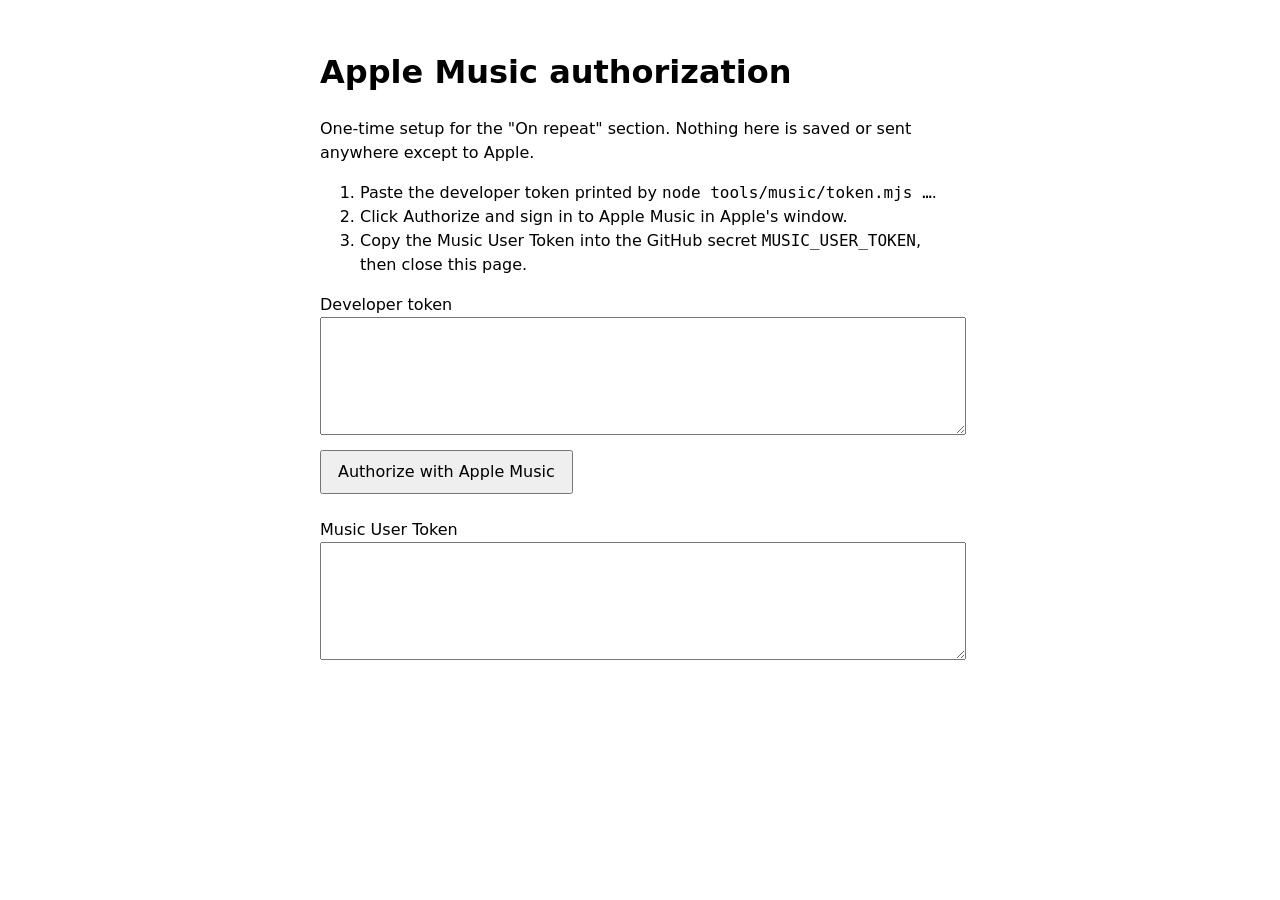
<file: tools/music/auth.html>
<!doctype html>
<html lang="en"><head>
<meta charset="utf-8"><meta name="viewport" content="width=device-width,initial-scale=1">
<meta name="robots" content="noindex">
<title>Apple Music authorization (setup tool)</title>
<style>
body{font:16px/1.5 system-ui,sans-serif;max-width:40rem;margin:3rem auto;padding:0 1rem}
textarea{width:100%;height:7rem;font:13px ui-monospace,Menlo,monospace}
button{font:inherit;padding:.5rem 1rem;margin:.5rem 0}
.ok{color:#1a7f37}.err{color:#c8243b}
</style>
<!-- Apple's MusicKit JS: shows Apple's own sign-in window and returns your Music User Token. -->
<script src="https://js-cdn.music.apple.com/musickit/v3/musickit.js" data-web-components async></script>
</head>
<body>
<h1>Apple Music authorization</h1>
<p>One-time setup for the "On repeat" section. Nothing here is saved or sent anywhere except to Apple.</p>
<ol>
  <li>Paste the developer token printed by <code>node tools/music/token.mjs …</code>.</li>
  <li>Click Authorize and sign in to Apple Music in Apple's window.</li>
  <li>Copy the Music User Token into the GitHub secret <code>MUSIC_USER_TOKEN</code>, then close this page.</li>
</ol>
<label for="dev">Developer token</label>
<textarea id="dev" spellcheck="false"></textarea>
<button id="go" type="button">Authorize with Apple Music</button>
<p id="status"></p>
<label for="out">Music User Token</label>
<textarea id="out" readonly spellcheck="false"></textarea>
<script>
document.getElementById('go').addEventListener('click', async function () {
  var status = document.getElementById('status');
  try {
    if (!window.MusicKit) throw new Error('MusicKit JS has not loaded yet, wait a second and retry.');
    await MusicKit.configure({ developerToken: document.getElementById('dev').value.trim(), app: { name: 'pierreantoineroy.com', build: '1.0' } });
    var token = await MusicKit.getInstance().authorize();
    document.getElementById('out').value = token;
    status.className = 'ok'; status.textContent = 'Done. Copy the token below.';
  } catch (e) {
    status.className = 'err'; status.textContent = 'Error: ' + (e && e.message ? e.message : e);
  }
});
</script>
</body></html>
</file>
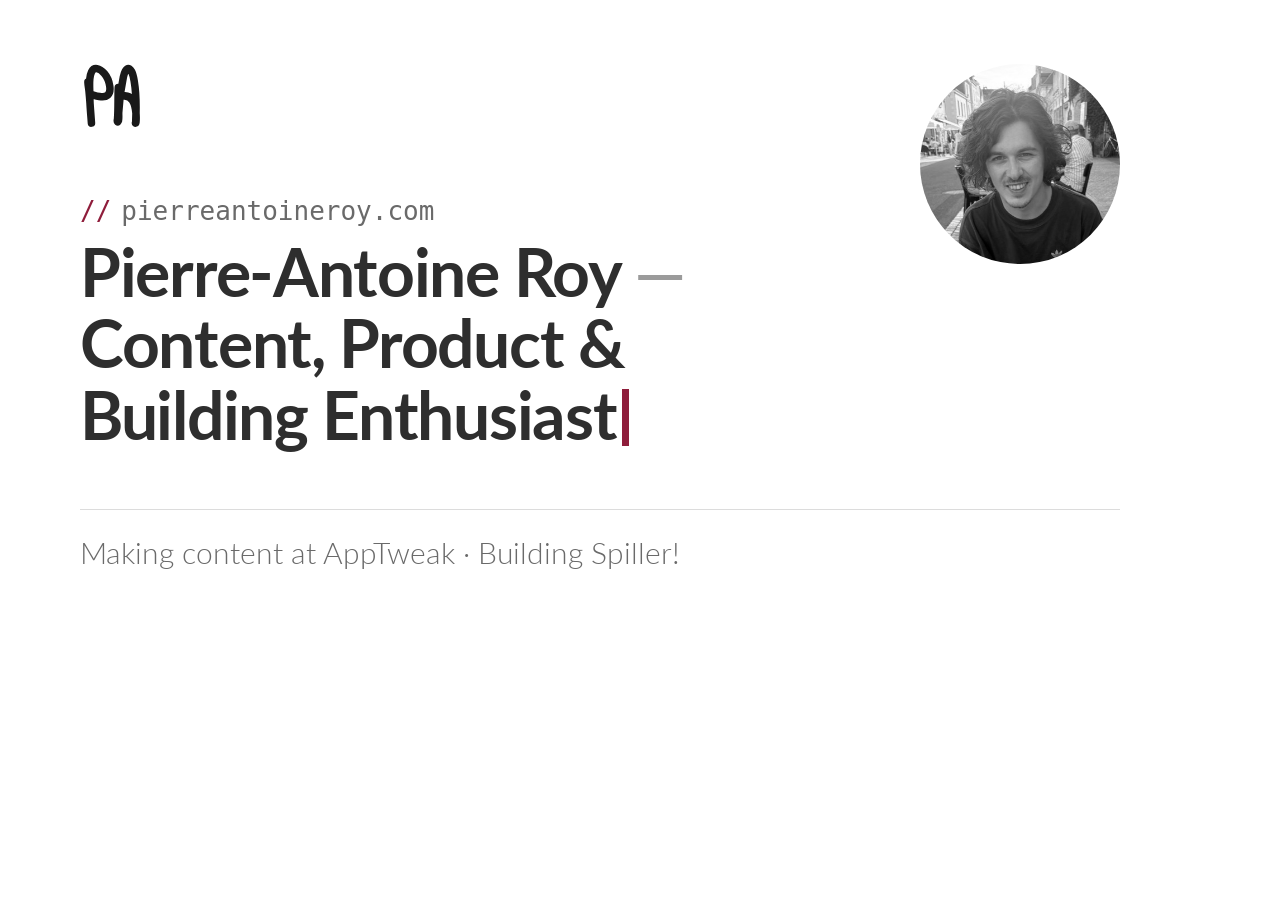
<file: tools/og/og.html>
<!doctype html><html><head><meta charset="utf-8">
<link rel="stylesheet" href="https://fonts.googleapis.com/css2?family=Lato:wght@300;400;700&display=block">
<style>
html,body{margin:0;width:1200px;height:630px;background:#fff;overflow:hidden}
body{font-family:Lato,sans-serif;color:#2e2e2e;position:relative}
.logo{position:absolute;left:80px;top:64px;width:64px;height:64px}
.logo path{stroke:#191919}
.photo{position:absolute;right:80px;top:64px;width:200px;height:200px;border-radius:50%;object-fit:cover;filter:grayscale(1)}
.eyebrow{position:absolute;left:80px;top:196px;font:400 26px ui-monospace,Menlo,monospace;color:#6a6a6a}
.eyebrow b{color:#8f1d3b;font-weight:400;margin-right:10px}
h1{position:absolute;left:80px;top:236px;margin:0;font-weight:700;font-size:66px;line-height:1.08;letter-spacing:-1.3px}
h1 .dash{color:#9b9b9b;font-weight:400}
.caret{display:inline-block;width:7px;height:57px;background:#8f1d3b;vertical-align:-6px;margin-left:6px}
.sub{position:absolute;left:80px;bottom:60px;font-weight:300;font-size:30px;color:#6a6a6a}
.rule{position:absolute;left:80px;right:80px;bottom:120px;border-top:1px solid #dcdcdc}
</style></head><body>
<svg class="logo" viewBox="70 80 340 340" fill="none"><g stroke-width="40" stroke-linecap="round" stroke-linejoin="round"><path d="M112.083 176.337C112.681 191.601 116.037 206.991 117.622 222.153C119.995 244.846 121.692 267.597 123.318 290.36M123.318 290.36C123.993 299.814 124.656 309.27 125.35 318.725C127.076 342.252 132.243 412.835 130.478 389.311C128.214 359.123 125.62 329.081 123.777 298.818C123.605 295.997 123.453 293.178 123.318 290.36ZM123.318 290.36C122.304 269.214 122.226 248.128 121.657 226.94C121.059 204.666 119.908 182.466 121.931 160.229C124.1 136.379 131.925 99.8128 160.362 104.459C174.673 106.798 189.558 119.615 199.273 130.825C215.574 149.633 224.461 173.142 228.131 198.675C230.491 215.104 229.765 234.177 217.121 245.48C204.526 256.738 187.989 255.682 173.013 252.774C160.379 250.321 147.799 246.721 135.334 243.352C131.087 242.204 128.148 241.046 131.778 246.087"/><path d="M273.422 204.593C271.032 260.279 273.562 316.203 269.499 371.838C269.282 374.809 265.996 384.643 269.499 387.459C270.944 388.62 274.246 381.458 274.28 381.296C277.231 367.153 274.946 351.919 275.629 337.658C278.645 274.63 286.466 211.846 300.394 149.275C303.863 133.686 314.631 94.6581 333.005 106.138C338.636 109.656 341.833 115.647 344.039 120.039C352.406 136.697 355.269 154.499 358.138 171.703C367.512 227.92 368.621 285.198 367.325 341.937M367.325 341.937C367.05 353.988 366.666 366.014 366.229 378C366.067 382.471 366.425 387.014 365.616 391.471C365.464 392.308 363.928 394.446 365.126 393.979C368.199 392.782 367.747 382.379 367.823 381.296C368.237 375.39 368.775 360.105 367.325 341.937ZM367.325 341.937C363.753 297.205 348.122 235 288.869 252.316"/></g></svg>
<img class="photo" src="../../assets/pa.jpg">
<div class="eyebrow"><b>//</b>pierreantoineroy.com</div>
<h1>Pierre-Antoine Roy <span class="dash">—</span><br>Content, Product &amp;<br>Building Enthusiast<span class="caret"></span></h1>
<div class="rule"></div>
<div class="sub">Making content at AppTweak · Building Spiller!</div>
</body></html>
</file>
<file: assets/site.css>
/* pierreantoineroy.com — one stylesheet for every page.
   Colours are tokens: light by default, dark from the system or from the theme switch (data-theme on <html>). */
:root{
  --bg:#fff;--fg:#2e2e2e;--muted:#6a6a6a;--soft:#9b9b9b;--rule:#dcdcdc;--card:#f7f7f5;--chip:#efefec;
  --accent:#8f1d3b;--wine:#8f1d3b;--logo:#191919;--toast:#2e2e2e;--toast-fg:#fff;
  --mono:ui-monospace,SFMono-Regular,Menlo,Consolas,monospace;
  --sans:Lato,system-ui,-apple-system,"Segoe UI",sans-serif;
  color-scheme:light;
}
@media (prefers-color-scheme:dark){:root:not([data-theme=light]){
  --bg:#16171d;--fg:#ececee;--muted:#a6a6ae;--soft:#7c7c86;--rule:#2d2f38;--card:#1c1e26;--chip:#252731;
  --accent:#e5728d;--wine:#e5728d;--logo:#fff;--toast:#ececee;--toast-fg:#16171d;color-scheme:dark}}
:root[data-theme=dark]{
  --bg:#16171d;--fg:#ececee;--muted:#a6a6ae;--soft:#7c7c86;--rule:#2d2f38;--card:#1c1e26;--chip:#252731;
  --accent:#e5728d;--wine:#e5728d;--logo:#fff;--toast:#ececee;--toast-fg:#16171d;color-scheme:dark}

*{box-sizing:border-box}
html{-webkit-text-size-adjust:100%;scroll-behavior:smooth}
body{margin:0;background:var(--bg);color:var(--fg);font:400 17px/1.6 var(--sans);transition:background .3s,color .3s}
a{color:inherit;text-decoration-color:var(--soft);text-underline-offset:3px;transition:color .15s,text-decoration-color .15s}
a:hover{color:var(--accent);text-decoration-color:var(--accent)}
:focus-visible{outline:2px solid var(--accent);outline-offset:3px;border-radius:4px}
::selection{background:var(--accent);color:var(--bg)}
.wrap{max-width:1080px;margin:0 auto;padding:0 20px}
.mono{font-family:var(--mono)}

/* Top bar */
.top{display:flex;align-items:center;justify-content:space-between;padding:22px 0}
.top .mark{display:inline-flex;color:var(--fg)}
.top .mark svg{width:34px;height:34px}
.top .mark path{stroke:currentColor}
.top nav{display:flex;align-items:center;gap:8px}
.btn{font:500 13px/1 var(--mono);color:var(--muted);background:transparent;border:1px solid var(--rule);border-radius:999px;padding:8px 12px;cursor:pointer;display:inline-flex;align-items:center;gap:6px;text-decoration:none;transition:border-color .15s,color .15s,transform .15s}
.btn:hover{color:var(--fg);border-color:var(--soft)}
.btn:active{transform:scale(.96)}
/* Round icon buttons in the top bar: WhatsApp (green on hover) and the moon / sun theme switch */
.btn.round{width:36px;height:36px;padding:0;justify-content:center}
#open-palette{height:36px;padding-top:0;padding-bottom:0}
.btn.round .ico{width:16px;height:16px}
.btn.wa{width:auto;min-width:36px;padding:0 10px;gap:0}
.btn.wa .say{max-width:0;overflow:hidden;white-space:nowrap;font:400 14px var(--sans);transition:max-width .3s ease,margin .3s ease}
.btn.wa:hover,.btn.wa:focus-visible{color:#fff;background:#25d366;border-color:#25d366}
.btn.wa:hover .say,.btn.wa:focus-visible .say{max-width:90px;margin-left:7px}
#theme .ico{fill:none;stroke:currentColor;stroke-width:2;stroke-linecap:round;stroke-linejoin:round}
#theme .sun{display:none}
#theme:hover .moon{transform:rotate(-20deg)}#theme:hover .sun{transform:rotate(45deg)}
#theme .ico{transition:transform .3s}
@media (prefers-color-scheme:dark){:root:not([data-theme=light]) #theme .moon{display:none}:root:not([data-theme=light]) #theme .sun{display:block}}
:root[data-theme=dark] #theme .moon{display:none}:root[data-theme=dark] #theme .sun{display:block}
kbd{font:500 12px var(--mono);border:1px solid var(--rule);border-bottom-width:2px;border-radius:5px;padding:1px 5px;color:var(--muted)}

/* Hero (mirrors the CV header) */
.hero{padding:28px 0 56px}
.photo{width:120px;height:120px;border-radius:50%;object-fit:cover;display:block;filter:grayscale(1);transition:filter .5s,transform .5s;cursor:pointer}
.photo:hover,.photo.color{filter:none;transform:rotate(-3deg) scale(1.03)}
h1{font-weight:700;font-size:clamp(2.1rem,5.6vw,4.1rem);line-height:1.08;letter-spacing:-.02em;margin:28px 0 22px;max-width:none}
@media (max-width:700px){br.wide{display:none}}
h1 .dash{color:var(--soft);font-weight:400}
.caret{display:inline-block;width:.09em;height:.9em;margin-left:.08em;background:var(--wine);vertical-align:-.08em;animation:blink 1.1s steps(1) infinite}
@keyframes blink{50%{opacity:0}}
.lede{font-weight:300;font-size:clamp(1.05rem,2vw,1.22rem);color:var(--muted);max-width:62ch;margin:0}
.lede strong{font-weight:400;color:var(--fg)}
.links{display:flex;flex-wrap:wrap;gap:10px;margin-top:26px}

/* Section labels: CV rule + a code comment */
.label{display:flex;justify-content:space-between;align-items:baseline;font-size:17px;font-weight:700;margin:0 0 20px;padding-bottom:9px;border-bottom:1px solid var(--rule)}
.label .slash{font:400 15px var(--mono);color:var(--wine);margin-right:6px}
.label .btn{padding:5px 10px;font-size:12px}

/* Now: cards */
.now{padding-bottom:56px}
.cards{display:grid;gap:16px;grid-template-columns:repeat(auto-fit,minmax(290px,1fr))}
.card{background:var(--card);border:1px solid var(--rule);border-radius:16px;padding:22px;display:flex;flex-direction:column;gap:10px;transition:transform .25s,border-color .25s}
.card:hover{transform:translateY(-3px);border-color:var(--soft)}
.card .meta{font-size:14px;color:var(--muted)}
.card h3{margin:0;font-size:22px;line-height:1.25}
.card p{margin:0;color:var(--muted);font-weight:300}
.card .row{display:flex;align-items:center;gap:14px}
.card .icon{width:64px;height:64px;border-radius:15px;flex:none;transition:transform .4s cubic-bezier(.3,1.6,.5,1)}
.card:hover .icon{transform:rotate(-8deg)}
.card .links{margin-top:auto;padding-top:8px}
.dot{display:inline-block;width:8px;height:8px;border-radius:50%;background:#2fb36b;margin-right:6px;box-shadow:0 0 0 0 #2fb36b80;animation:ping 2.4s infinite}
@keyframes ping{70%{box-shadow:0 0 0 7px #2fb36b00}100%{box-shadow:0 0 0 0 #2fb36b00}}

/* CV body: experience + side column */
.cv{display:grid;gap:56px;padding-bottom:64px}
@media (min-width:880px){.cv{grid-template-columns:300px 1fr;gap:64px}.cv .side{order:-1}}
.job{margin-bottom:34px}
.job .meta{font-size:15px;color:var(--fg)}
.job h3{font-size:clamp(1.3rem,2.4vw,1.6rem);line-height:1.25;margin:2px 0 6px}
/* Company link, the same everywhere: "@Company", and on hover a "↗" slides in on its left, at text size */
.at{color:var(--soft);font-weight:400;text-decoration:none;white-space:nowrap}
a.at::before{content:"↗";display:inline-block;width:0;margin-right:0;opacity:0;overflow:hidden;vertical-align:bottom;transform:translateX(-.3em);transition:width .2s,margin .2s,opacity .2s,transform .2s}
a.at:hover,a.at:focus-visible{color:var(--accent)}
a.at:hover::before,a.at:focus-visible::before{width:.85em;margin-right:.12em;opacity:1;transform:none}
.at.off{opacity:.55;cursor:not-allowed}

/* Social icons (inline SVG, they take the text colour: dark in light mode, white in dark mode) */
.ico{width:15px;height:15px;flex:none;fill:currentColor}
.social{display:flex;gap:6px}
.social a{display:inline-grid;place-items:center;width:34px;height:34px;border-radius:50%;color:var(--muted);transition:color .15s,background .15s,transform .15s}
.social a:hover{color:var(--fg);background:var(--chip);transform:translateY(-2px)}
.social .ico{width:17px;height:17px}
.tag{display:inline-block;vertical-align:.3em;font:400 12px/1 var(--sans);letter-spacing:.04em;text-transform:uppercase;color:var(--muted);border:1px dashed var(--soft);border-radius:999px;padding:4px 8px;margin-left:4px}
.job p{margin:0;color:var(--muted);font-weight:300}
details{margin-top:8px}
summary{list-style:none;cursor:pointer;display:inline-flex;align-items:center;gap:8px;font-size:15px;color:var(--fg);user-select:none}
summary::-webkit-details-marker{display:none}
summary .arrow{display:inline-block;transition:transform .25s;color:var(--accent)}
details[open] summary .arrow{transform:rotate(90deg)}
summary:hover{color:var(--accent)}
.ups{list-style:none;padding:0;margin:10px 0 0}
.ups li{position:relative;padding-left:24px;margin:6px 0;color:var(--muted);font-weight:300}
.ups li::before{content:"↗";position:absolute;left:0;color:var(--fg)}
.ups strong{font-weight:400;color:var(--fg)}
details[open] .ups li{animation:rise .35s both}
details[open] .ups li:nth-child(2){animation-delay:.04s}details[open] .ups li:nth-child(3){animation-delay:.08s}
details[open] .ups li:nth-child(4){animation-delay:.12s}details[open] .ups li:nth-child(5){animation-delay:.16s}
details[open] .ups li:nth-child(n+6){animation-delay:.2s}
@keyframes rise{from{opacity:0;transform:translateY(4px)}}

.side section{margin-bottom:44px}
.list{list-style:none;padding:0;margin:0}
.list li{margin:7px 0}
.chips{display:flex;flex-wrap:wrap;gap:8px;list-style:none;padding:0;margin:0}
.chips li{background:var(--chip);border-radius:8px;padding:4px 10px;font-size:15px;transition:transform .15s}
.chips li:hover{transform:translateY(-2px) rotate(-2deg)}
.badges a{color:var(--fg);text-decoration:none;font-weight:400}
.badges a:hover{color:var(--accent);text-decoration:underline}
.side h4{font-weight:400;font-size:19px;line-height:1.3;margin:0 0 6px}
.side p{margin:0 0 12px;color:var(--muted);font-weight:300;font-size:16px}
blockquote{margin:0;color:var(--muted);font-weight:300;font-size:16px}
blockquote footer{margin-top:14px;color:var(--fg);font-weight:400;font-size:15px;line-height:1.35}
.who{display:flex;align-items:center;gap:12px}
.who img{width:44px;height:44px;border-radius:50%;object-fit:cover;flex:none}
.who small{color:var(--muted);font-size:14px}

/* Spiller page */
.crumb{display:inline-block;font-size:15px;color:var(--muted);text-decoration:none;margin-bottom:22px}
.crumb:hover{color:var(--accent)}
.app-hero{display:grid;gap:40px;align-items:center;padding:16px 0 64px}
@media (min-width:880px){.app-hero{grid-template-columns:1fr 380px;gap:48px}}
.app-icon{display:block;width:96px;height:96px;border-radius:22px;box-shadow:0 10px 30px #0002;transition:transform .4s cubic-bezier(.3,1.6,.5,1)}
.app-icon:hover{transform:rotate(-8deg) scale(1.05)}
.app-hero h1{margin:24px 0 4px}
.app-sub{margin:0 0 18px;font-size:clamp(1.1rem,2.4vw,1.4rem);color:var(--soft)}
/* Store badges: official artwork, untouched (Apple: black badge first, at least 40 px high, clear space = 1/4 of its height) */
.stores{display:flex;flex-wrap:wrap;align-items:center;gap:12px 16px;margin-top:22px}
.store-badge{display:inline-block;line-height:0;transition:transform .15s}
.store-badge:hover{transform:translateY(-2px)}
.store-badge img{height:48px;width:auto}
.card .store-badge img{height:40px}
.card .stores{margin-top:auto;padding-top:8px}
.card .stores + .links{margin-top:0;padding-top:4px}
.app-hero .stores + .links{margin-top:16px}
.soon{font-size:14px;color:var(--muted)}
/* "Coming soon" pulses in yellow, same convention as the green "live" dot */
.soon::before{content:"";display:inline-block;width:8px;height:8px;border-radius:50%;background:#f2b705;margin-right:7px;vertical-align:1px;box-shadow:0 0 0 0 #f2b70580;animation:ping-soon 2.4s infinite}
@keyframes ping-soon{70%{box-shadow:0 0 0 7px #f2b70500}100%{box-shadow:0 0 0 0 #f2b70500}}
.btn.ig:hover{color:#fff;background:linear-gradient(45deg,#f58529,#dd2a7b,#8134af);border-color:transparent}
.btn.ig .handle{color:var(--soft);margin-left:2px}
.btn.ig:hover .handle{color:#fff}
.legal{font-size:12px;color:var(--soft);font-weight:300;max-width:80ch;margin:0 0 32px}
/* Positions below are the screen and Dynamic Island of iphone-14-pro.svg (542 x 962), in percent */
.phone{position:relative;margin:0 auto;width:min(380px,92vw);aspect-ratio:542/962}
.phone-frame{position:absolute;inset:0;width:100%;height:100%}
.phone video{position:absolute;left:17.71%;top:6.27%;width:64.72%;height:78.27%;object-fit:cover;border-radius:13.7%/6.37%;background:#000}
.phone .island{position:absolute;left:41.8%;top:8.23%;width:16.96%;height:2.62%;border-radius:999px;background:#0a0a0a}
.app-section{padding-bottom:56px}
.muted{color:var(--muted);font-weight:300;max-width:62ch;margin:0 0 16px}
.shots{display:flex;gap:14px;overflow-x:auto;scroll-snap-type:x mandatory;padding:4px 2px 14px;scrollbar-width:thin}
.shots img{flex:none;width:clamp(170px,22vw,230px);height:auto;border-radius:18px;scroll-snap-align:start;box-shadow:0 8px 24px #0002;transition:transform .25s}
.shots img:hover{transform:translateY(-4px)}
#support details{border-bottom:1px solid var(--rule);padding:12px 0;margin:0}
#support summary{font-size:17px}
#support details p{margin:10px 0 4px 18px;color:var(--muted);font-weight:300;max-width:62ch}

/* Company logos (assets/logos/, 256 x 256): grey like the photo; on hover of the job, card or degree they
   get their colours and tilt with the same springy move as the Spiller icon. */
.logo{display:block;flex:none;width:44px;height:44px;border-radius:12px;overflow:hidden;background:var(--chip);
  transition:transform .4s cubic-bezier(.3,1.6,.5,1)}
.logo img{display:block;width:100%;height:100%;object-fit:cover;filter:grayscale(1);transition:filter .3s}
.job:hover .logo,.card:hover .logo,.with-logo:hover .logo{transform:rotate(-8deg)}
.job:hover .logo img,.card:hover .logo img,.with-logo:hover .logo img{filter:none}
.now .logo img{filter:none} /* Now: current projects stay in colour, like the Spiller! icon */
.logo.lg{width:56px;height:56px;border-radius:14px}
.logo.sm{width:36px;height:36px;border-radius:10px}
.job{display:grid;grid-template-columns:44px 1fr;column-gap:16px}
.job>.logo{grid-row:1/span 3;margin-top:4px}
.job>:not(.logo){grid-column:2}
h4.with-logo{display:flex;align-items:flex-start;gap:12px}

/* Article pages (privacy policy, future posts): breadcrumb, title, date, table of contents, readable text */
.prose{max-width:72ch;padding:8px 0 64px}
.crumbs{font-size:14px;color:var(--soft);margin-bottom:22px}
.crumbs a{color:var(--muted);text-decoration:none}
.crumbs a:hover{color:var(--accent)}
.prose h1{font-size:clamp(2rem,5vw,3.2rem);margin:0 0 12px}
.updated{font:400 14px var(--mono);color:var(--muted);margin:0 0 24px}
.updated .slash{color:var(--wine);margin-right:6px}
.prose .lede{margin-bottom:28px}
.toc{border:1px solid var(--rule);border-radius:14px;padding:14px 18px;margin:0 0 36px;background:var(--card)}
.toc ol{margin:10px 0 0;padding-left:22px;columns:2;column-gap:32px;font-size:15px}
.toc li{margin:4px 0;break-inside:avoid}
.toc a{color:var(--muted);text-decoration:none}
.toc a:hover{color:var(--accent)}
@media (max-width:599px){.toc ol{columns:1}}
.prose h2{font-size:21px;margin:40px 0 10px;padding-bottom:8px;border-bottom:1px solid var(--rule);scroll-margin-top:24px}
.prose h2::before{content:"//";font:400 15px var(--mono);color:var(--wine);margin-right:8px}
.prose p,.prose li{color:var(--muted);font-weight:300}
.prose ul{padding-left:20px}
.prose li{margin:6px 0}
.prose a{color:var(--fg)}
.table-wrap{overflow-x:auto;margin:16px 0;border:1px solid var(--rule);border-radius:12px}
.prose table{border-collapse:collapse;width:100%;min-width:640px;font-size:14.5px}
.prose th,.prose td{text-align:left;vertical-align:top;padding:10px 12px;border-bottom:1px solid var(--rule)}
.prose th{font-weight:700;background:var(--card);color:var(--fg)}
.prose td{color:var(--muted);font-weight:300}
.prose td:first-child{color:var(--fg);font-weight:400}
.prose tr:last-child td{border-bottom:0}

/* Bluesky feed (home page) */
.feed{padding-bottom:56px}
.post{color:inherit;text-decoration:none}
.post:hover{color:inherit}
.post .meta{display:flex;justify-content:space-between;gap:8px}
.post-text{margin:0;color:var(--fg);font-weight:400;white-space:pre-line;overflow-wrap:anywhere;display:-webkit-box;-webkit-line-clamp:6;-webkit-box-orient:vertical;overflow:hidden}
.post-text a{color:var(--accent)}
.post-img{display:block;width:100%;aspect-ratio:16/10;object-fit:cover;border-radius:10px;background:var(--chip)}
.post-link{font-size:14px;color:var(--muted);border-left:3px solid var(--rule);padding-left:10px;overflow-wrap:anywhere}
.post-stats{margin-top:auto;display:flex;gap:14px;font-size:14px;color:var(--soft)}

/* On repeat: recently played albums (home page) */
.music{padding-bottom:56px}
.music-src{font:400 13px var(--mono);color:var(--soft)}
.albums{list-style:none;padding:0;margin:0;display:grid;gap:18px;grid-template-columns:repeat(auto-fill,minmax(140px,1fr))}
.albums a{display:block;text-decoration:none;color:inherit}
.albums img{display:block;width:100%;height:auto;aspect-ratio:1;border-radius:12px;object-fit:cover;background:var(--chip);box-shadow:0 8px 20px #0002;transition:transform .4s cubic-bezier(.3,1.6,.5,1)}
.albums a:hover img{transform:rotate(-4deg) scale(1.03)}
.album-name{margin:10px 0 0;font-size:15px;line-height:1.3;color:var(--fg);overflow:hidden;text-overflow:ellipsis;white-space:nowrap}
.album-artist{margin:2px 0 0;font-size:14px;color:var(--muted);overflow:hidden;text-overflow:ellipsis;white-space:nowrap}

/* Contact (home page, "Let's talk") */
.talk{padding-bottom:64px}
.talk .lede{margin-bottom:6px}
.btn.book{color:var(--bg);background:var(--fg);border-color:var(--fg);font:700 15px var(--sans);padding:10px 18px}
.btn.book:hover{color:#fff;background:var(--wine);border-color:var(--wine)}
.talk .btn{height:42px}
.talk .btn .ico{width:16px;height:16px}
.btn.wa.open{width:auto;padding:0 16px}
.btn.wa.open .say{max-width:none;margin-left:8px}

/* Footer */
.foot{border-top:1px solid var(--rule);padding:26px 0 40px;display:flex;flex-wrap:wrap;gap:12px 24px;justify-content:space-between;color:var(--muted);font-size:14px}
.foot .mono{font-size:12.5px}
.foot .local{flex-basis:100%;margin:0 0 6px;font-size:17px;font-weight:700;color:var(--fg)}
.foot .local .slash{font:400 15px var(--mono);color:var(--wine);margin-right:6px}
.foot .local #clock{font-variant-numeric:tabular-nums;color:var(--wine)}
.foot nav{display:flex;flex-wrap:wrap;align-items:center;gap:6px 18px}

/* Toast */
.toast{position:fixed;left:50%;bottom:24px;transform:translate(-50%,20px);opacity:0;background:var(--toast);color:var(--toast-fg);font:400 15px/1.4 var(--sans);padding:10px 18px;border-radius:20px;max-width:calc(100vw - 32px);text-align:center;pointer-events:none;transition:opacity .25s,transform .25s;z-index:90}
.toast.on{opacity:1;transform:translate(-50%,0)}

/* Dialogs: command palette and JSON view */
dialog{border:1px solid var(--rule);border-radius:16px;background:var(--bg);color:var(--fg);padding:0;width:min(560px,calc(100vw - 32px));box-shadow:0 30px 80px #0005}
dialog::backdrop{background:#0006;backdrop-filter:blur(3px)}
dialog[open]{animation:pop .2s ease-out}
@keyframes pop{from{opacity:0;transform:translateY(8px) scale(.98)}}
.palette input{width:100%;border:0;border-bottom:1px solid var(--rule);background:transparent;color:var(--fg);font:400 18px var(--sans);padding:18px 20px;outline:none}
.palette ul{list-style:none;margin:0;padding:8px;max-height:min(360px,60vh);overflow:auto}
.palette li{display:flex;justify-content:space-between;gap:12px;padding:10px 12px;border-radius:10px;cursor:pointer;font:400 16px var(--sans)}
.palette li small{color:var(--soft)}
.palette li[aria-selected=true]{background:var(--chip)}
.palette li span::before{content:"›";color:var(--accent);display:inline-block;width:0;opacity:0;transform:translateX(-4px);transition:width .15s,opacity .15s,transform .15s}
.palette li[aria-selected=true] span::before{width:14px;opacity:1;transform:none}
.palette .hint{padding:10px 20px;border-top:1px solid var(--rule);font:400 13px var(--sans);color:var(--soft)}
.json{width:min(760px,calc(100vw - 32px))}
.json header{display:flex;justify-content:space-between;align-items:center;padding:12px 16px;border-bottom:1px solid var(--rule);font:400 13px var(--mono);color:var(--muted)}
.json pre{margin:0;padding:18px 20px;max-height:70vh;overflow:auto;font:400 13px/1.55 var(--mono);white-space:pre-wrap;word-break:break-word}
.json .k{color:var(--accent)}.json .s{color:var(--fg)}.json .p{color:var(--soft)}

/* Phones only (not tablets): floating Commands pill + palette as a bottom sheet */
.fab{display:none}
@media (max-width:599px) and (pointer:coarse){
  #open-palette{display:none}
  .kbd-hint{display:none}
  .fab{display:flex;align-items:center;gap:8px;position:fixed;left:50%;bottom:calc(16px + env(safe-area-inset-bottom));z-index:50;
    transform:translateX(-50%);font:700 15px var(--sans);color:var(--bg);background:var(--fg);border:0;border-radius:999px;padding:12px 20px;
    box-shadow:0 8px 24px #0003;transition:transform .3s cubic-bezier(.3,1.3,.5,1),opacity .25s;-webkit-tap-highlight-color:transparent}
  .fab .ico{width:16px;height:16px;fill:none;stroke:currentColor;stroke-width:2;stroke-linecap:round;stroke-linejoin:round}
  .fab:active{transform:translateX(-50%) scale(.95)}
  .fab.away{transform:translate(-50%,calc(100% + 40px));opacity:0}
  body:has(dialog[open]) .fab{opacity:0;pointer-events:none}
  .foot{padding-bottom:calc(96px + env(safe-area-inset-bottom))}
  /* Centred card in the upper part of the screen: with the keyboard open, the results stay above it */
  dialog.palette{margin:calc(12svh + env(safe-area-inset-top)) auto auto;width:calc(100vw - 24px)}
  .palette ul{max-height:min(38svh,360px)}
  .palette li{padding:13px 12px}
  .palette .hint{display:none}
}

/* Konami: the glass fills up */
.pour{position:fixed;inset:0;pointer-events:none;z-index:70;overflow:hidden}
.pour .liquid{position:absolute;left:-5%;right:-5%;bottom:0;height:110%;background:var(--accent);transform:translateY(100%)}
.pour .liquid::before{content:"";position:absolute;left:0;right:0;top:-18px;height:20px;background:radial-gradient(20px 12px at 20px 20px,var(--accent) 98%,transparent) 0 0/40px 20px repeat-x;animation:wave 1s linear infinite}
@keyframes wave{to{background-position:40px 0}}
.pour .word{position:absolute;inset:0;display:grid;place-items:center;font:700 clamp(2rem,8vw,5rem) var(--sans);color:var(--bg);opacity:0}

/* Intro (home page only) */
#intro{display:none}
.intro #intro{display:flex;position:fixed;inset:0;z-index:80;align-items:center;justify-content:center;background:var(--bg);cursor:pointer;transition:opacity .5s ease-out}
.intro #intro.out{opacity:0;pointer-events:none}
#intro svg{width:min(42vmin,260px);height:auto;overflow:visible}
#intro path{fill:none;stroke:var(--logo);stroke-width:32.2484;stroke-linecap:round;stroke-linejoin:round;opacity:0}

@media (prefers-reduced-motion:reduce){*,*::before,*::after{animation:none!important;transition:none!important}html{scroll-behavior:auto}}
</file>
